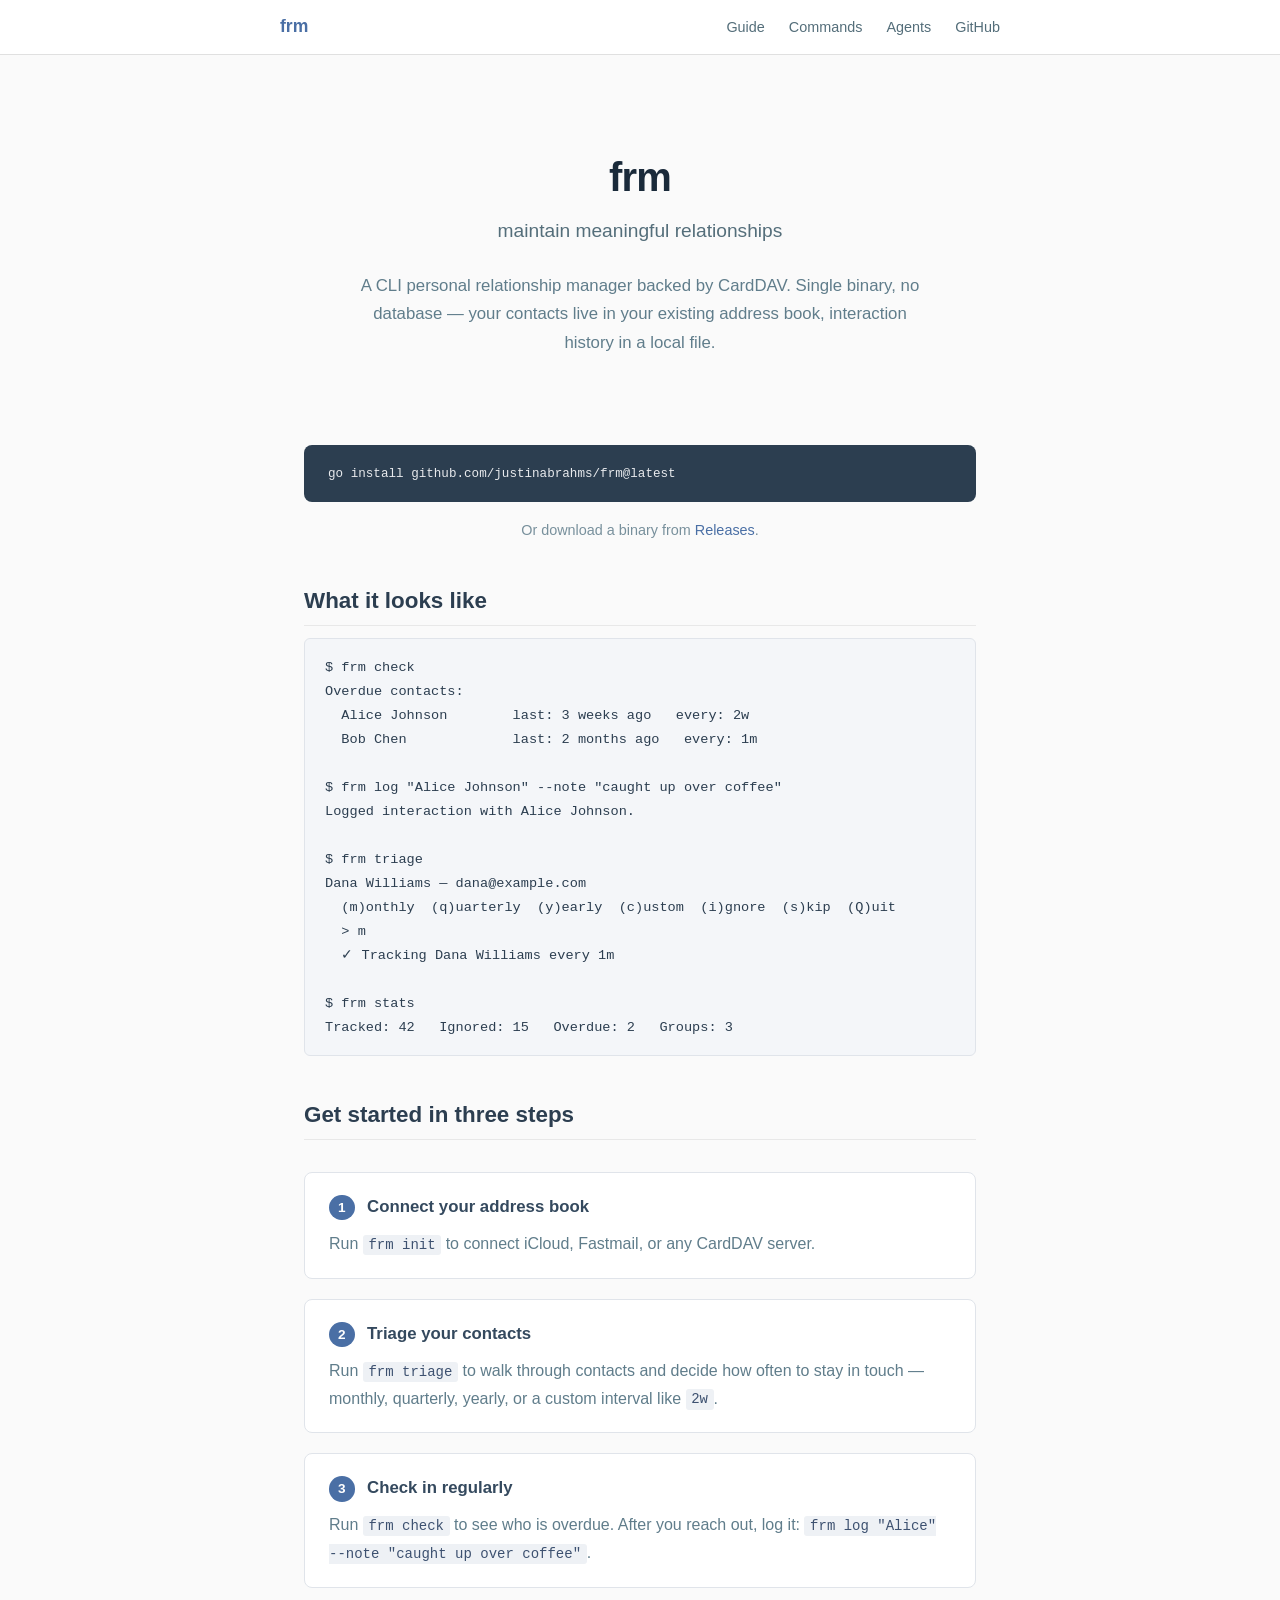
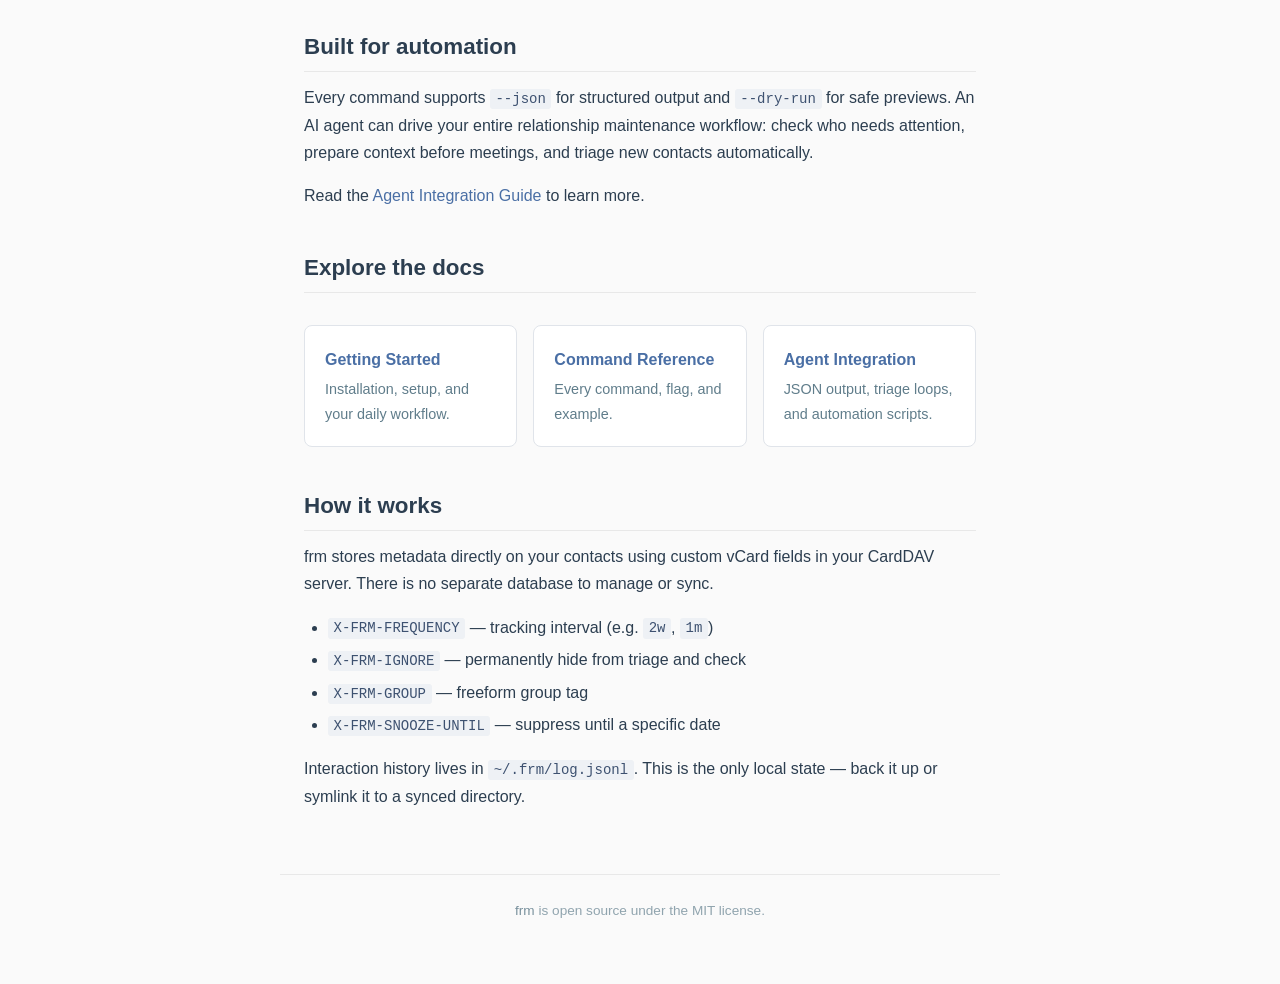
<file: docs/index.html>
<!DOCTYPE html>
<html lang="en">
<head>
  <meta charset="utf-8">
  <meta name="viewport" content="width=device-width, initial-scale=1">
  <title>frm -- maintain meaningful relationships</title>
  <meta name="description" content="CLI friend relationship manager backed by CardDAV. Single binary, no database.">
  <link rel="stylesheet" href="style.css">
</head>
<body>

<header class="site-header">
  <nav>
    <a href="./" class="site-name" aria-current="page">frm</a>
    <a href="guide.html">Guide</a>
    <a href="commands.html">Commands</a>
    <a href="agents.html">Agents</a>
    <a href="https://github.com/justinabrahms/frm">GitHub</a>
  </nav>
</header>

<main class="content">
  <div class="hero">
    <h1>frm</h1>
    <p class="tagline">maintain meaningful relationships</p>
    <p class="description">
      A CLI personal relationship manager backed by CardDAV. Single binary,
      no database &mdash; your contacts live in your existing address book,
      interaction history in a local file.
    </p>
  </div>

  <div class="install-block">
    <code>go install github.com/justinabrahms/frm@latest</code>
  </div>

  <p style="text-align:center; font-size:0.9rem; color:#78909c; margin-top:-0.5rem;">
    Or download a binary from
    <a href="https://github.com/justinabrahms/frm/releases">Releases</a>.
  </p>

  <h2>What it looks like</h2>

  <pre><code>$ frm check
Overdue contacts:
  Alice Johnson        last: 3 weeks ago   every: 2w
  Bob Chen             last: 2 months ago   every: 1m

$ frm log "Alice Johnson" --note "caught up over coffee"
Logged interaction with Alice Johnson.

$ frm triage
Dana Williams — dana@example.com
  (m)onthly  (q)uarterly  (y)early  (c)ustom  (i)gnore  (s)kip  (Q)uit
  > m
  ✓ Tracking Dana Williams every 1m

$ frm stats
Tracked: 42   Ignored: 15   Overdue: 2   Groups: 3</code></pre>

  <h2>Get started in three steps</h2>

  <div class="steps">
    <div class="step">
      <span class="step-number">1</span>
      <h3>Connect your address book</h3>
      <p>Run <code>frm init</code> to connect iCloud, Fastmail, or any CardDAV server.</p>
    </div>
    <div class="step">
      <span class="step-number">2</span>
      <h3>Triage your contacts</h3>
      <p>Run <code>frm triage</code> to walk through contacts and decide how often to stay in touch &mdash; monthly, quarterly, yearly, or a custom interval like <code>2w</code>.</p>
    </div>
    <div class="step">
      <span class="step-number">3</span>
      <h3>Check in regularly</h3>
      <p>Run <code>frm check</code> to see who is overdue. After you reach out, log it: <code>frm log "Alice" --note "caught up over coffee"</code>.</p>
    </div>
  </div>

  <h2>Built for automation</h2>

  <p>
    Every command supports <code>--json</code> for structured output and
    <code>--dry-run</code> for safe previews. An AI agent can drive your entire
    relationship maintenance workflow: check who needs attention, prepare context
    before meetings, and triage new contacts automatically.
  </p>
  <p>
    Read the <a href="agents.html">Agent Integration Guide</a> to learn more.
  </p>

  <h2>Explore the docs</h2>

  <div class="page-links">
    <a href="guide.html" class="page-link">
      <h3>Getting Started</h3>
      <p>Installation, setup, and your daily workflow.</p>
    </a>
    <a href="commands.html" class="page-link">
      <h3>Command Reference</h3>
      <p>Every command, flag, and example.</p>
    </a>
    <a href="agents.html" class="page-link">
      <h3>Agent Integration</h3>
      <p>JSON output, triage loops, and automation scripts.</p>
    </a>
  </div>

  <h2>How it works</h2>

  <p>
    frm stores metadata directly on your contacts using custom vCard fields in
    your CardDAV server. There is no separate database to manage or sync.
  </p>
  <ul>
    <li><code>X-FRM-FREQUENCY</code> &mdash; tracking interval (e.g. <code>2w</code>, <code>1m</code>)</li>
    <li><code>X-FRM-IGNORE</code> &mdash; permanently hide from triage and check</li>
    <li><code>X-FRM-GROUP</code> &mdash; freeform group tag</li>
    <li><code>X-FRM-SNOOZE-UNTIL</code> &mdash; suppress until a specific date</li>
  </ul>
  <p>
    Interaction history lives in <code>~/.frm/log.jsonl</code>. This is the only
    local state &mdash; back it up or symlink it to a synced directory.
  </p>
</main>

<footer class="site-footer">
  <a href="https://github.com/justinabrahms/frm">frm</a> is open source under the MIT license.
</footer>

</body>
</html>
</file>
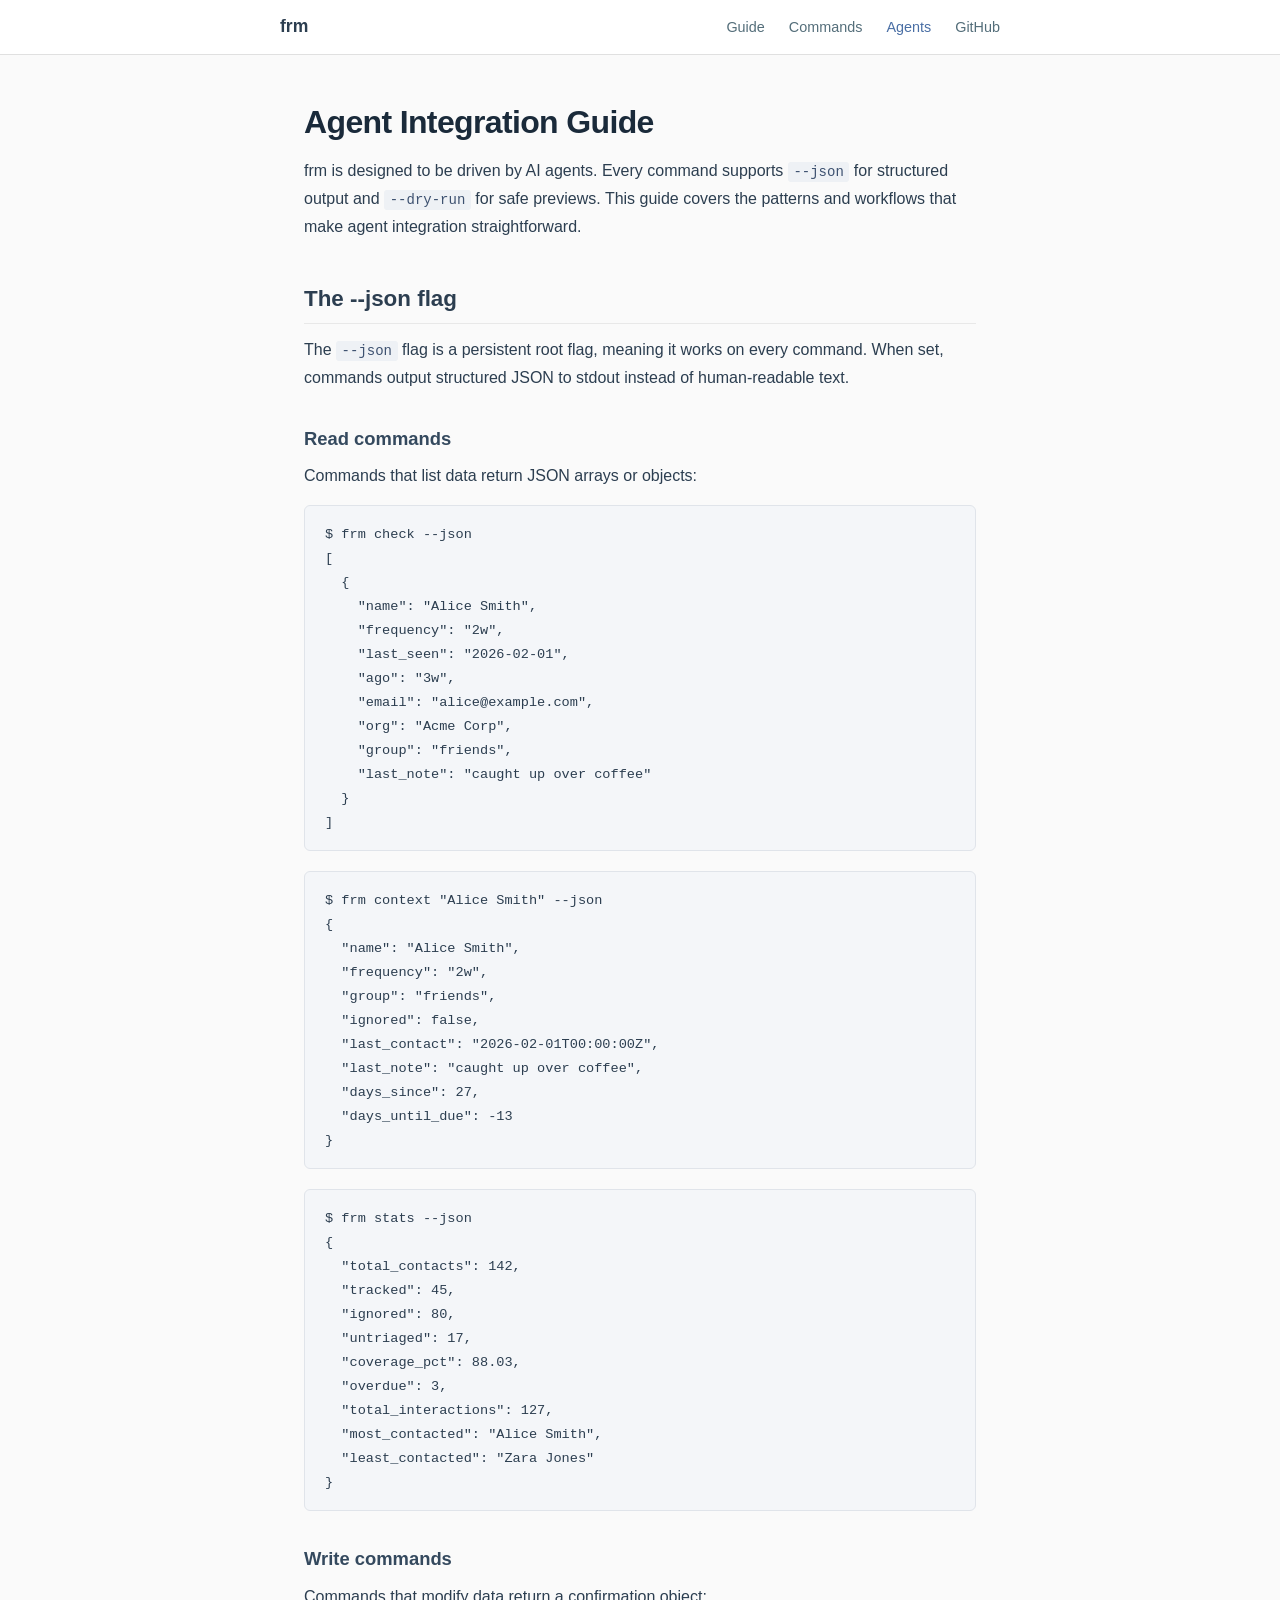
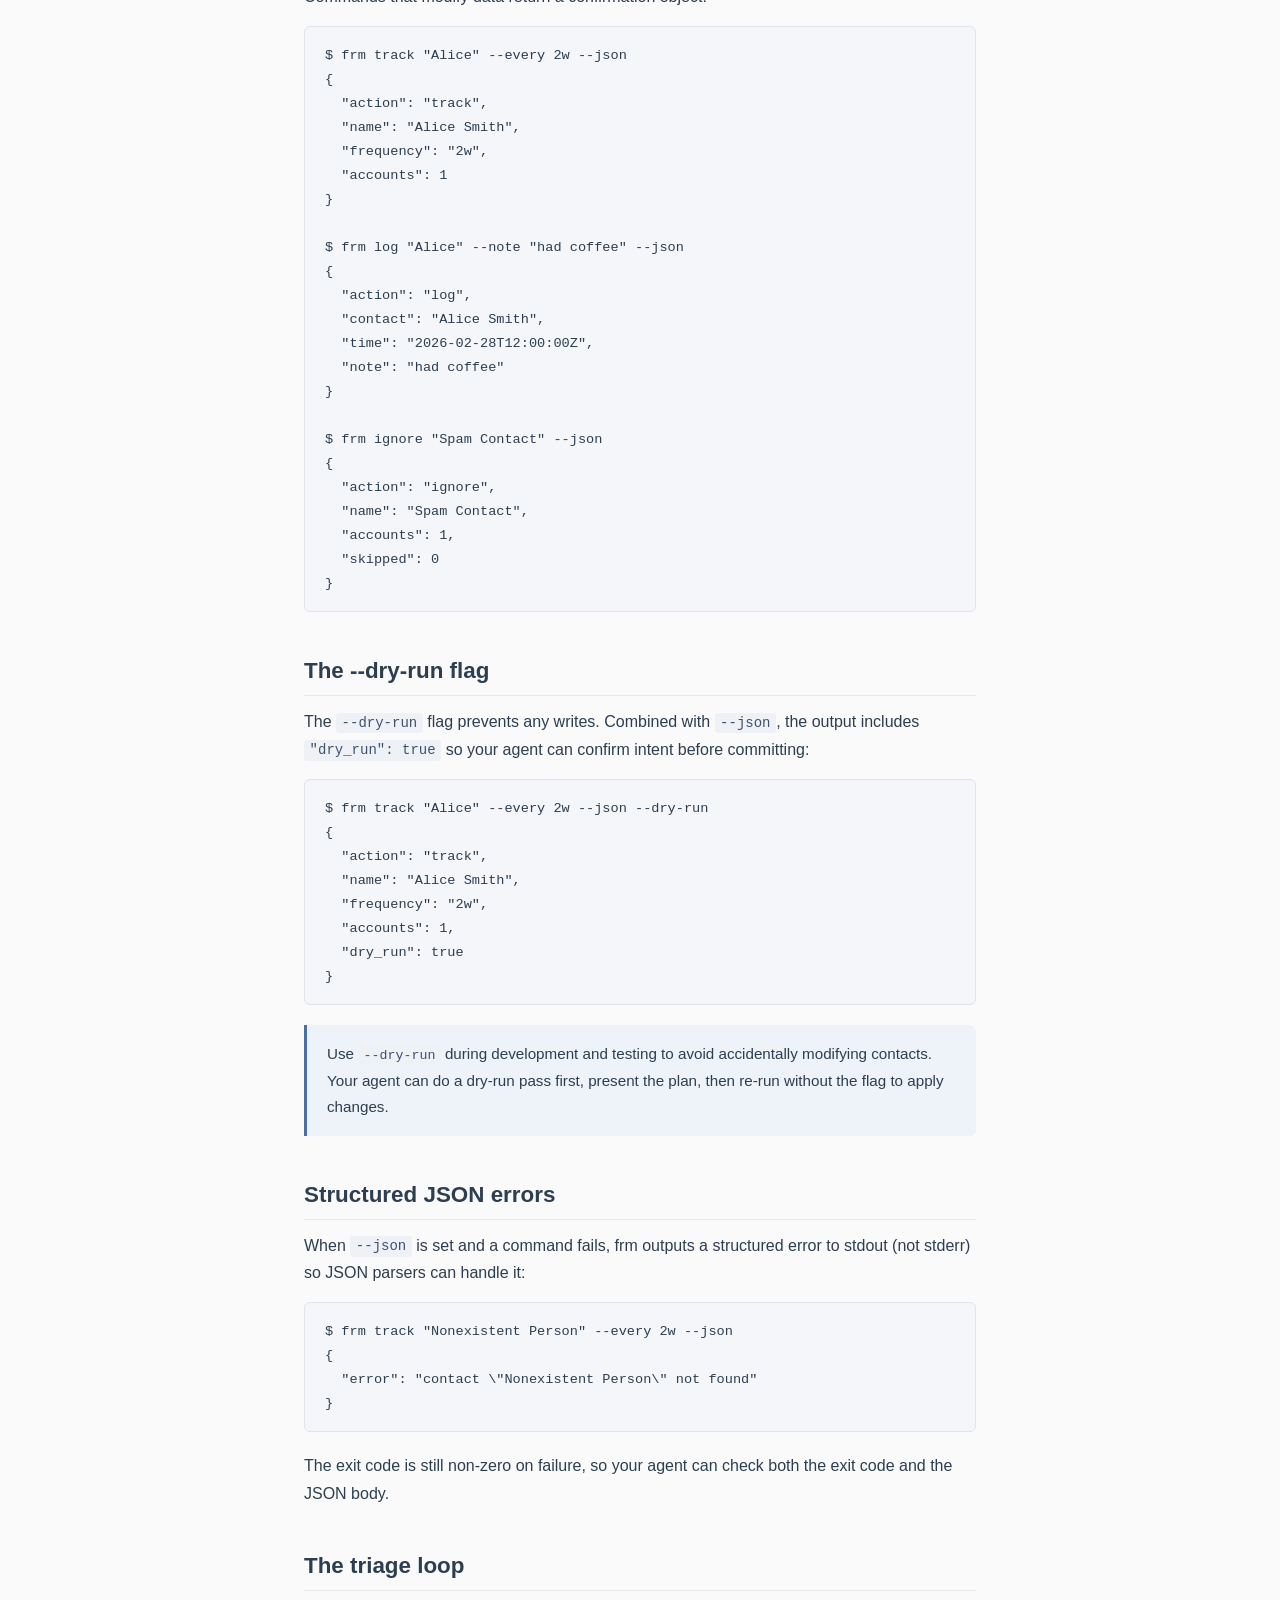
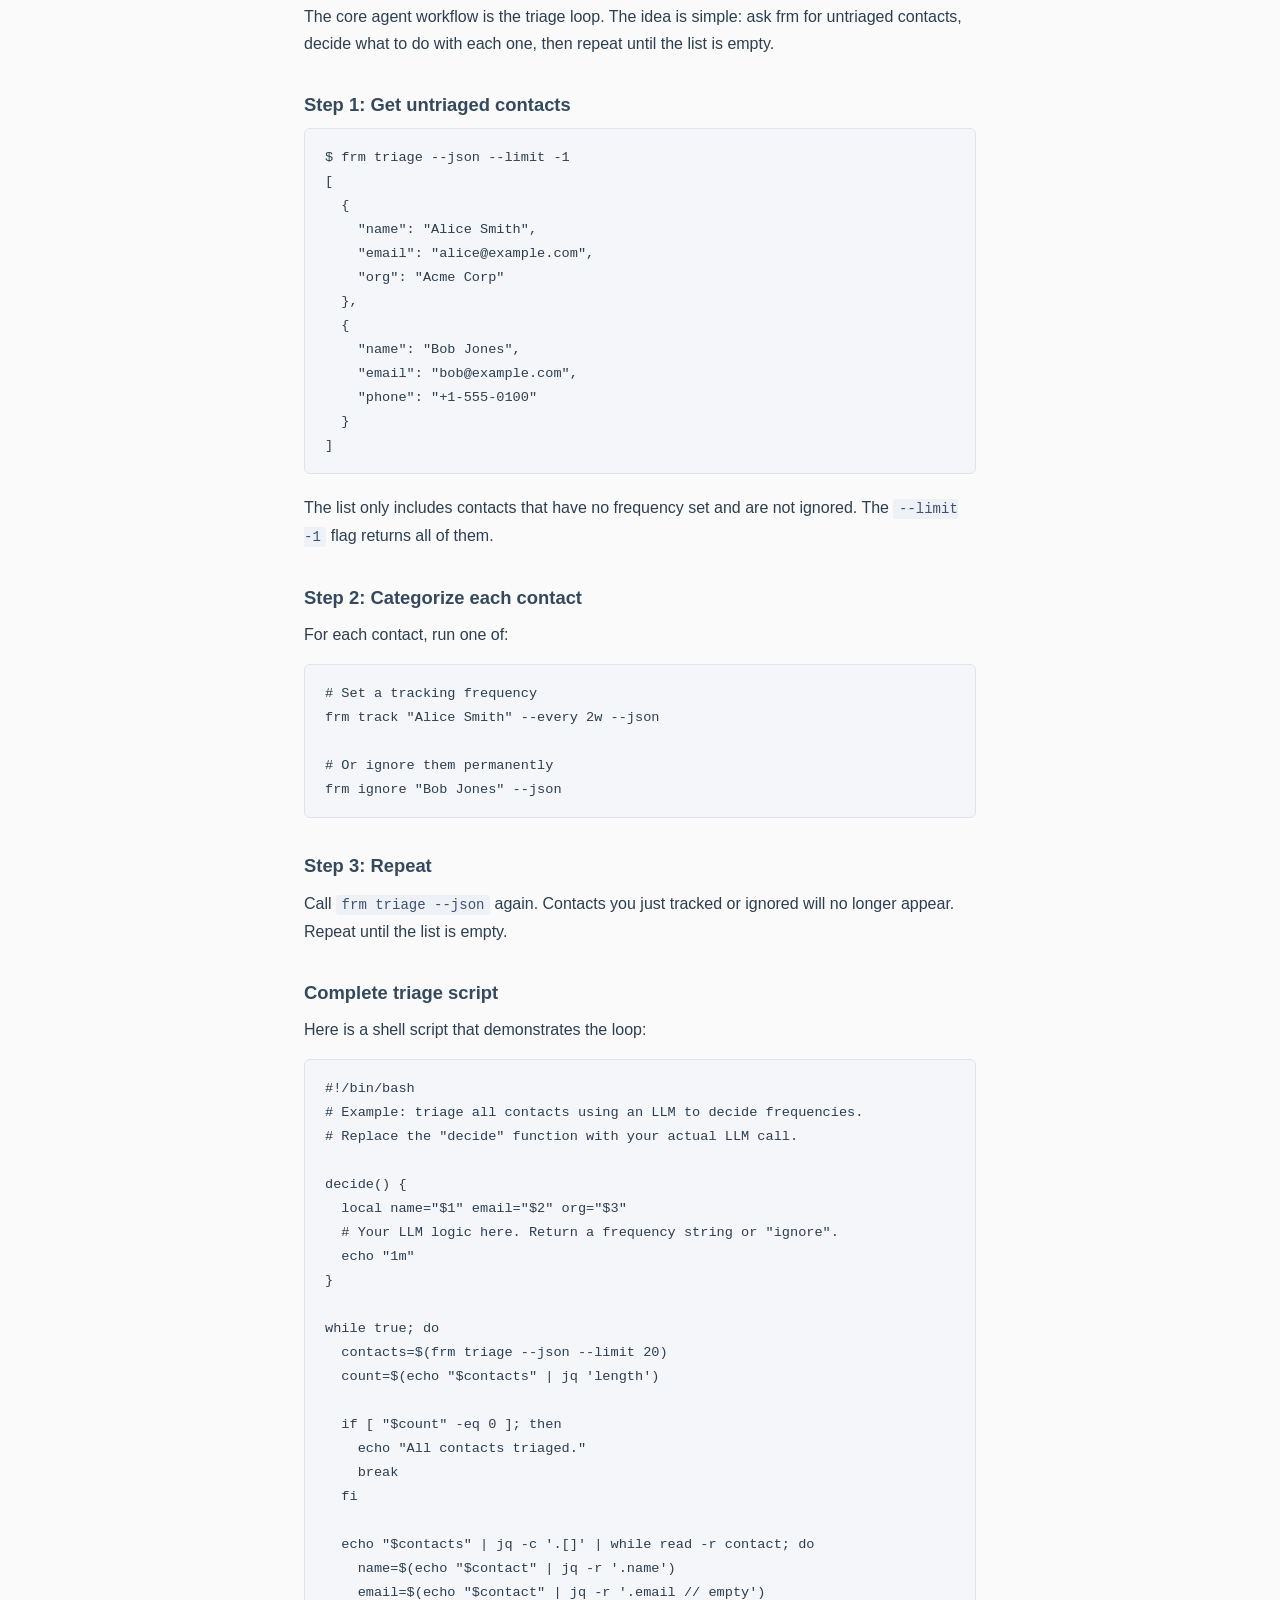
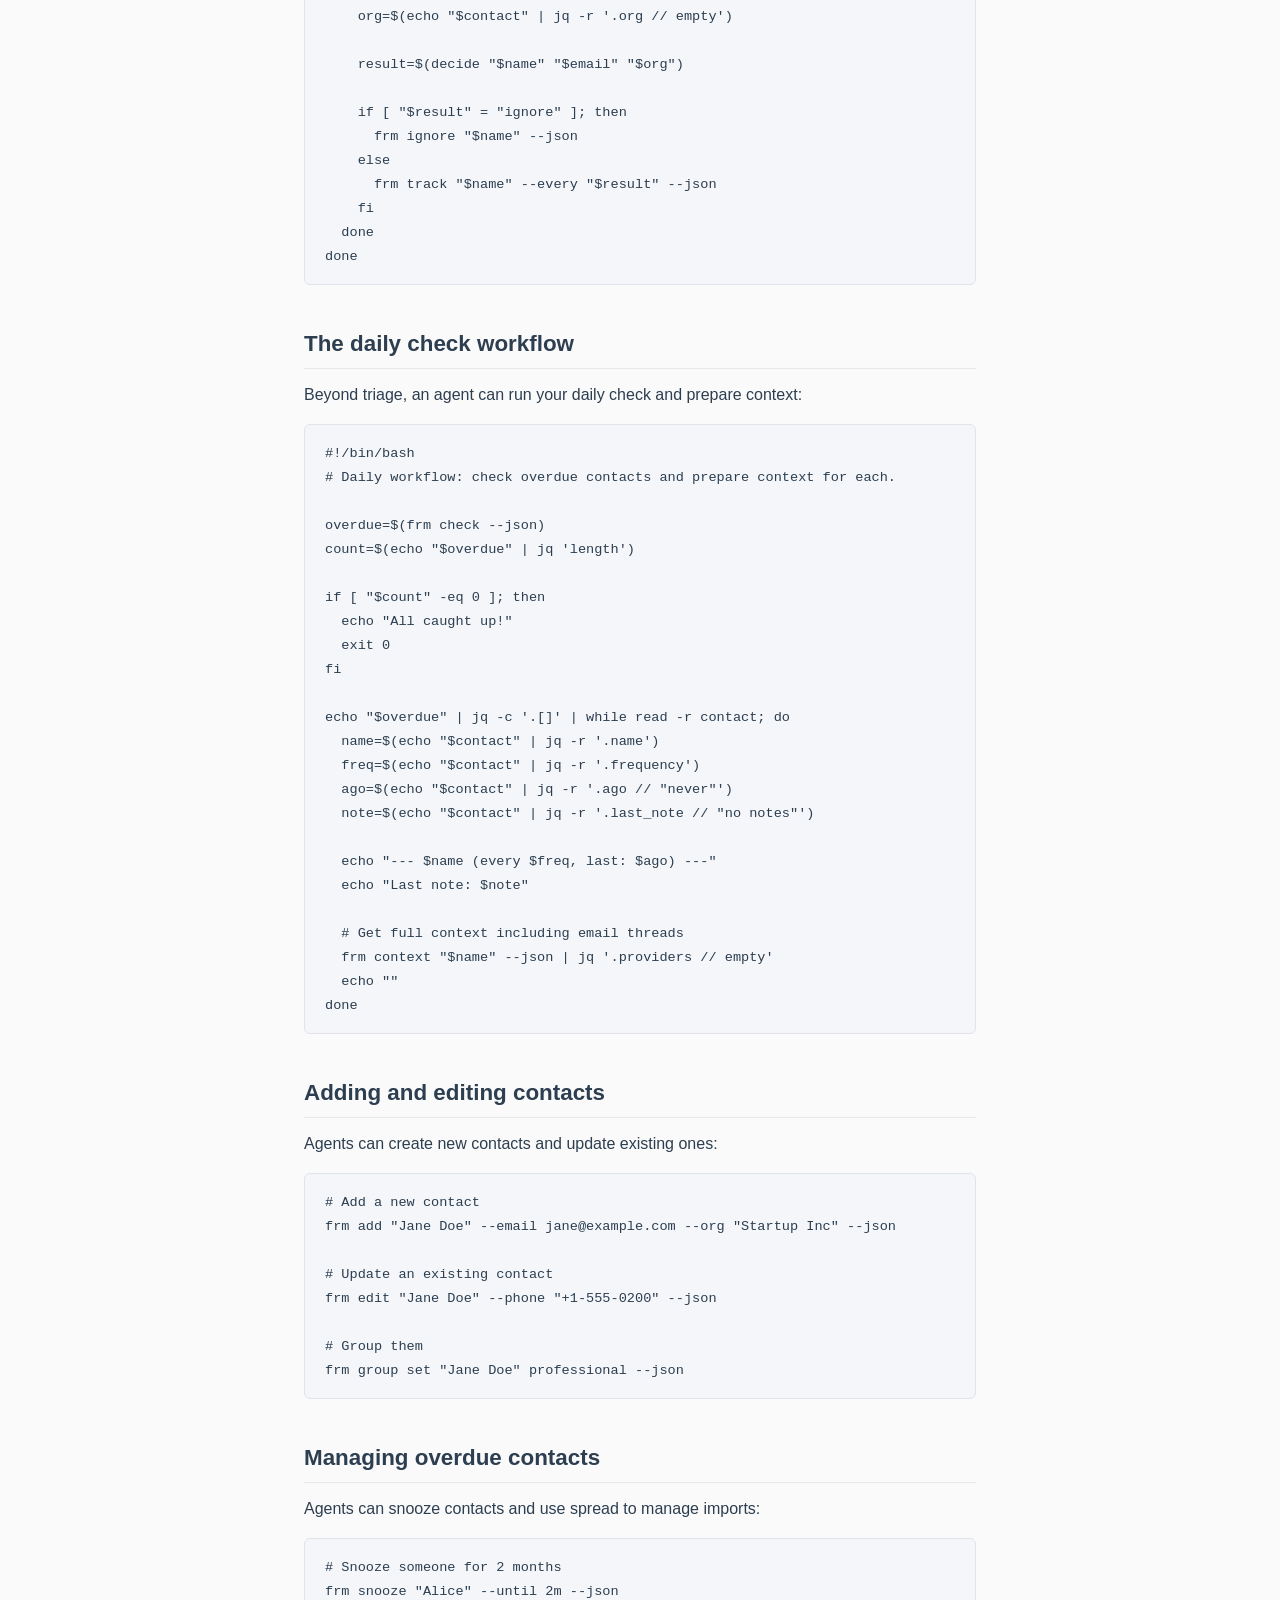
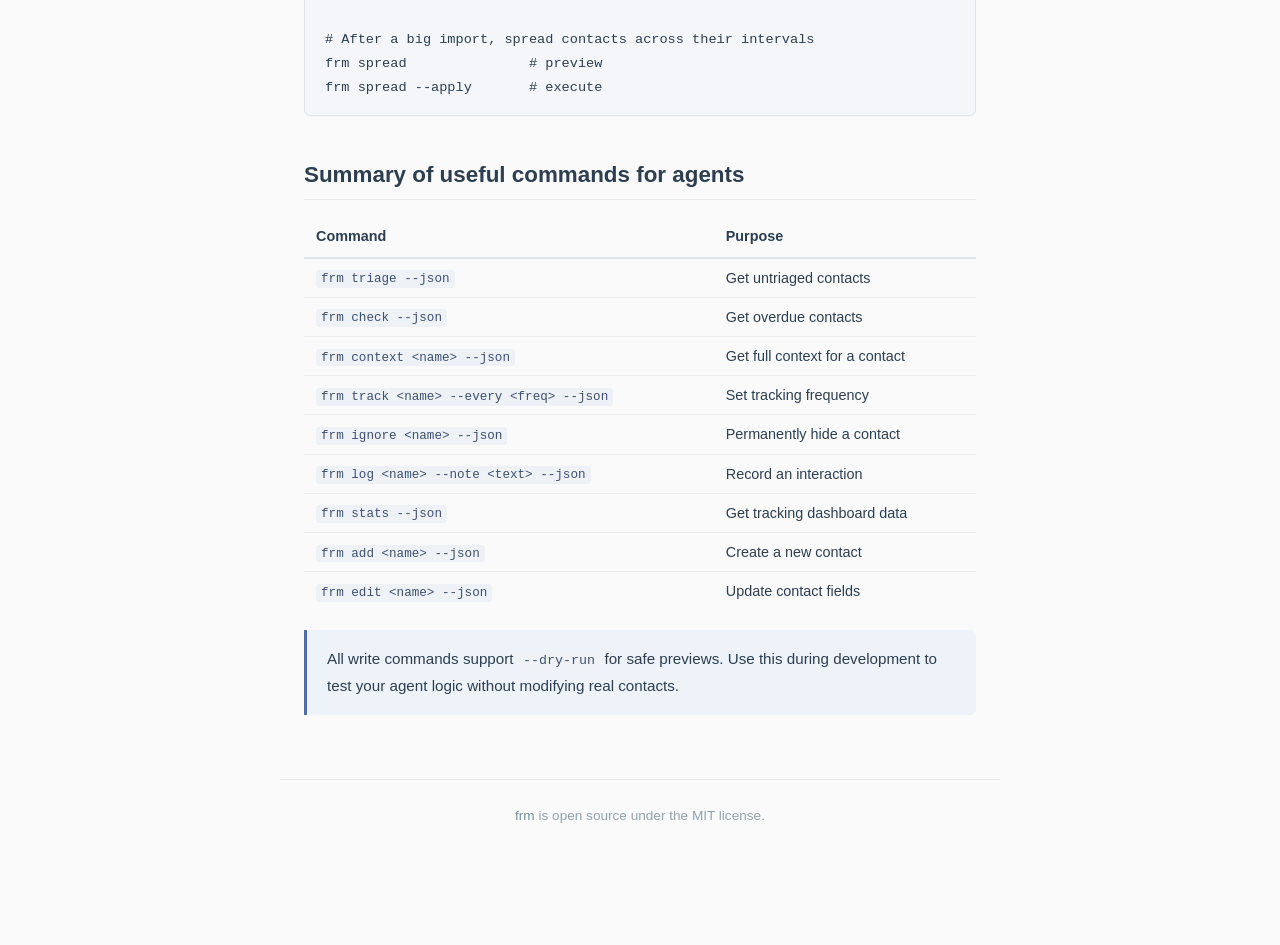
<file: docs/agents.html>
<!DOCTYPE html>
<html lang="en">
<head>
  <meta charset="utf-8">
  <meta name="viewport" content="width=device-width, initial-scale=1">
  <title>Agent Integration -- frm</title>
  <meta name="description" content="How to integrate frm with AI agents for automated relationship management.">
  <link rel="stylesheet" href="style.css">
</head>
<body>

<header class="site-header">
  <nav>
    <a href="./" class="site-name">frm</a>
    <a href="guide.html">Guide</a>
    <a href="commands.html">Commands</a>
    <a href="agents.html" aria-current="page">Agents</a>
    <a href="https://github.com/justinabrahms/frm">GitHub</a>
  </nav>
</header>

<main class="content">
  <h1>Agent Integration Guide</h1>
  <p>
    frm is designed to be driven by AI agents. Every command supports
    <code>--json</code> for structured output and <code>--dry-run</code> for
    safe previews. This guide covers the patterns and workflows that make
    agent integration straightforward.
  </p>

  <h2>The --json flag</h2>

  <p>
    The <code>--json</code> flag is a persistent root flag, meaning it works on
    every command. When set, commands output structured JSON to stdout instead of
    human-readable text.
  </p>

  <h3>Read commands</h3>
  <p>
    Commands that list data return JSON arrays or objects:
  </p>

  <pre><code>$ frm check --json
[
  {
    "name": "Alice Smith",
    "frequency": "2w",
    "last_seen": "2026-02-01",
    "ago": "3w",
    "email": "alice@example.com",
    "org": "Acme Corp",
    "group": "friends",
    "last_note": "caught up over coffee"
  }
]</code></pre>

  <pre><code>$ frm context "Alice Smith" --json
{
  "name": "Alice Smith",
  "frequency": "2w",
  "group": "friends",
  "ignored": false,
  "last_contact": "2026-02-01T00:00:00Z",
  "last_note": "caught up over coffee",
  "days_since": 27,
  "days_until_due": -13
}</code></pre>

  <pre><code>$ frm stats --json
{
  "total_contacts": 142,
  "tracked": 45,
  "ignored": 80,
  "untriaged": 17,
  "coverage_pct": 88.03,
  "overdue": 3,
  "total_interactions": 127,
  "most_contacted": "Alice Smith",
  "least_contacted": "Zara Jones"
}</code></pre>

  <h3>Write commands</h3>
  <p>
    Commands that modify data return a confirmation object:
  </p>

  <pre><code>$ frm track "Alice" --every 2w --json
{
  "action": "track",
  "name": "Alice Smith",
  "frequency": "2w",
  "accounts": 1
}

$ frm log "Alice" --note "had coffee" --json
{
  "action": "log",
  "contact": "Alice Smith",
  "time": "2026-02-28T12:00:00Z",
  "note": "had coffee"
}

$ frm ignore "Spam Contact" --json
{
  "action": "ignore",
  "name": "Spam Contact",
  "accounts": 1,
  "skipped": 0
}</code></pre>

  <h2>The --dry-run flag</h2>

  <p>
    The <code>--dry-run</code> flag prevents any writes. Combined with
    <code>--json</code>, the output includes <code>"dry_run": true</code>
    so your agent can confirm intent before committing:
  </p>

  <pre><code>$ frm track "Alice" --every 2w --json --dry-run
{
  "action": "track",
  "name": "Alice Smith",
  "frequency": "2w",
  "accounts": 1,
  "dry_run": true
}</code></pre>

  <div class="callout">
    <p>
      Use <code>--dry-run</code> during development and testing to avoid
      accidentally modifying contacts. Your agent can do a dry-run pass first,
      present the plan, then re-run without the flag to apply changes.
    </p>
  </div>

  <h2>Structured JSON errors</h2>

  <p>
    When <code>--json</code> is set and a command fails, frm outputs a
    structured error to stdout (not stderr) so JSON parsers can handle it:
  </p>

  <pre><code>$ frm track "Nonexistent Person" --every 2w --json
{
  "error": "contact \"Nonexistent Person\" not found"
}</code></pre>

  <p>
    The exit code is still non-zero on failure, so your agent can check both
    the exit code and the JSON body.
  </p>

  <h2>The triage loop</h2>

  <p>
    The core agent workflow is the triage loop. The idea is simple: ask frm for
    untriaged contacts, decide what to do with each one, then repeat until the
    list is empty.
  </p>

  <h3>Step 1: Get untriaged contacts</h3>

  <pre><code>$ frm triage --json --limit -1
[
  {
    "name": "Alice Smith",
    "email": "alice@example.com",
    "org": "Acme Corp"
  },
  {
    "name": "Bob Jones",
    "email": "bob@example.com",
    "phone": "+1-555-0100"
  }
]</code></pre>

  <p>
    The list only includes contacts that have no frequency set and are not
    ignored. The <code>--limit -1</code> flag returns all of them.
  </p>

  <h3>Step 2: Categorize each contact</h3>

  <p>For each contact, run one of:</p>

  <pre><code># Set a tracking frequency
frm track "Alice Smith" --every 2w --json

# Or ignore them permanently
frm ignore "Bob Jones" --json</code></pre>

  <h3>Step 3: Repeat</h3>

  <p>
    Call <code>frm triage --json</code> again. Contacts you just tracked or
    ignored will no longer appear. Repeat until the list is empty.
  </p>

  <h3>Complete triage script</h3>

  <p>Here is a shell script that demonstrates the loop:</p>

  <pre><code>#!/bin/bash
# Example: triage all contacts using an LLM to decide frequencies.
# Replace the "decide" function with your actual LLM call.

decide() {
  local name="$1" email="$2" org="$3"
  # Your LLM logic here. Return a frequency string or "ignore".
  echo "1m"
}

while true; do
  contacts=$(frm triage --json --limit 20)
  count=$(echo "$contacts" | jq 'length')

  if [ "$count" -eq 0 ]; then
    echo "All contacts triaged."
    break
  fi

  echo "$contacts" | jq -c '.[]' | while read -r contact; do
    name=$(echo "$contact" | jq -r '.name')
    email=$(echo "$contact" | jq -r '.email // empty')
    org=$(echo "$contact" | jq -r '.org // empty')

    result=$(decide "$name" "$email" "$org")

    if [ "$result" = "ignore" ]; then
      frm ignore "$name" --json
    else
      frm track "$name" --every "$result" --json
    fi
  done
done</code></pre>

  <h2>The daily check workflow</h2>

  <p>
    Beyond triage, an agent can run your daily check and prepare context:
  </p>

  <pre><code>#!/bin/bash
# Daily workflow: check overdue contacts and prepare context for each.

overdue=$(frm check --json)
count=$(echo "$overdue" | jq 'length')

if [ "$count" -eq 0 ]; then
  echo "All caught up!"
  exit 0
fi

echo "$overdue" | jq -c '.[]' | while read -r contact; do
  name=$(echo "$contact" | jq -r '.name')
  freq=$(echo "$contact" | jq -r '.frequency')
  ago=$(echo "$contact" | jq -r '.ago // "never"')
  note=$(echo "$contact" | jq -r '.last_note // "no notes"')

  echo "--- $name (every $freq, last: $ago) ---"
  echo "Last note: $note"

  # Get full context including email threads
  frm context "$name" --json | jq '.providers // empty'
  echo ""
done</code></pre>

  <h2>Adding and editing contacts</h2>

  <p>
    Agents can create new contacts and update existing ones:
  </p>

  <pre><code># Add a new contact
frm add "Jane Doe" --email jane@example.com --org "Startup Inc" --json

# Update an existing contact
frm edit "Jane Doe" --phone "+1-555-0200" --json

# Group them
frm group set "Jane Doe" professional --json</code></pre>

  <h2>Managing overdue contacts</h2>

  <p>
    Agents can snooze contacts and use spread to manage imports:
  </p>

  <pre><code># Snooze someone for 2 months
frm snooze "Alice" --until 2m --json

# After a big import, spread contacts across their intervals
frm spread               # preview
frm spread --apply       # execute</code></pre>

  <h2>Summary of useful commands for agents</h2>

  <table style="width:100%; font-size:0.9rem; border-collapse:collapse; margin:1rem 0;">
    <thead>
      <tr style="border-bottom:2px solid #e0e4ea; text-align:left;">
        <th style="padding:0.5rem 0.75rem;">Command</th>
        <th style="padding:0.5rem 0.75rem;">Purpose</th>
      </tr>
    </thead>
    <tbody>
      <tr style="border-bottom:1px solid #eee;">
        <td style="padding:0.4rem 0.75rem;"><code>frm triage --json</code></td>
        <td style="padding:0.4rem 0.75rem;">Get untriaged contacts</td>
      </tr>
      <tr style="border-bottom:1px solid #eee;">
        <td style="padding:0.4rem 0.75rem;"><code>frm check --json</code></td>
        <td style="padding:0.4rem 0.75rem;">Get overdue contacts</td>
      </tr>
      <tr style="border-bottom:1px solid #eee;">
        <td style="padding:0.4rem 0.75rem;"><code>frm context &lt;name&gt; --json</code></td>
        <td style="padding:0.4rem 0.75rem;">Get full context for a contact</td>
      </tr>
      <tr style="border-bottom:1px solid #eee;">
        <td style="padding:0.4rem 0.75rem;"><code>frm track &lt;name&gt; --every &lt;freq&gt; --json</code></td>
        <td style="padding:0.4rem 0.75rem;">Set tracking frequency</td>
      </tr>
      <tr style="border-bottom:1px solid #eee;">
        <td style="padding:0.4rem 0.75rem;"><code>frm ignore &lt;name&gt; --json</code></td>
        <td style="padding:0.4rem 0.75rem;">Permanently hide a contact</td>
      </tr>
      <tr style="border-bottom:1px solid #eee;">
        <td style="padding:0.4rem 0.75rem;"><code>frm log &lt;name&gt; --note &lt;text&gt; --json</code></td>
        <td style="padding:0.4rem 0.75rem;">Record an interaction</td>
      </tr>
      <tr style="border-bottom:1px solid #eee;">
        <td style="padding:0.4rem 0.75rem;"><code>frm stats --json</code></td>
        <td style="padding:0.4rem 0.75rem;">Get tracking dashboard data</td>
      </tr>
      <tr style="border-bottom:1px solid #eee;">
        <td style="padding:0.4rem 0.75rem;"><code>frm add &lt;name&gt; --json</code></td>
        <td style="padding:0.4rem 0.75rem;">Create a new contact</td>
      </tr>
      <tr>
        <td style="padding:0.4rem 0.75rem;"><code>frm edit &lt;name&gt; --json</code></td>
        <td style="padding:0.4rem 0.75rem;">Update contact fields</td>
      </tr>
    </tbody>
  </table>

  <div class="callout">
    <p>
      All write commands support <code>--dry-run</code> for safe previews.
      Use this during development to test your agent logic without modifying
      real contacts.
    </p>
  </div>
</main>

<footer class="site-footer">
  <a href="https://github.com/justinabrahms/frm">frm</a> is open source under the MIT license.
</footer>

</body>
</html>
</file>
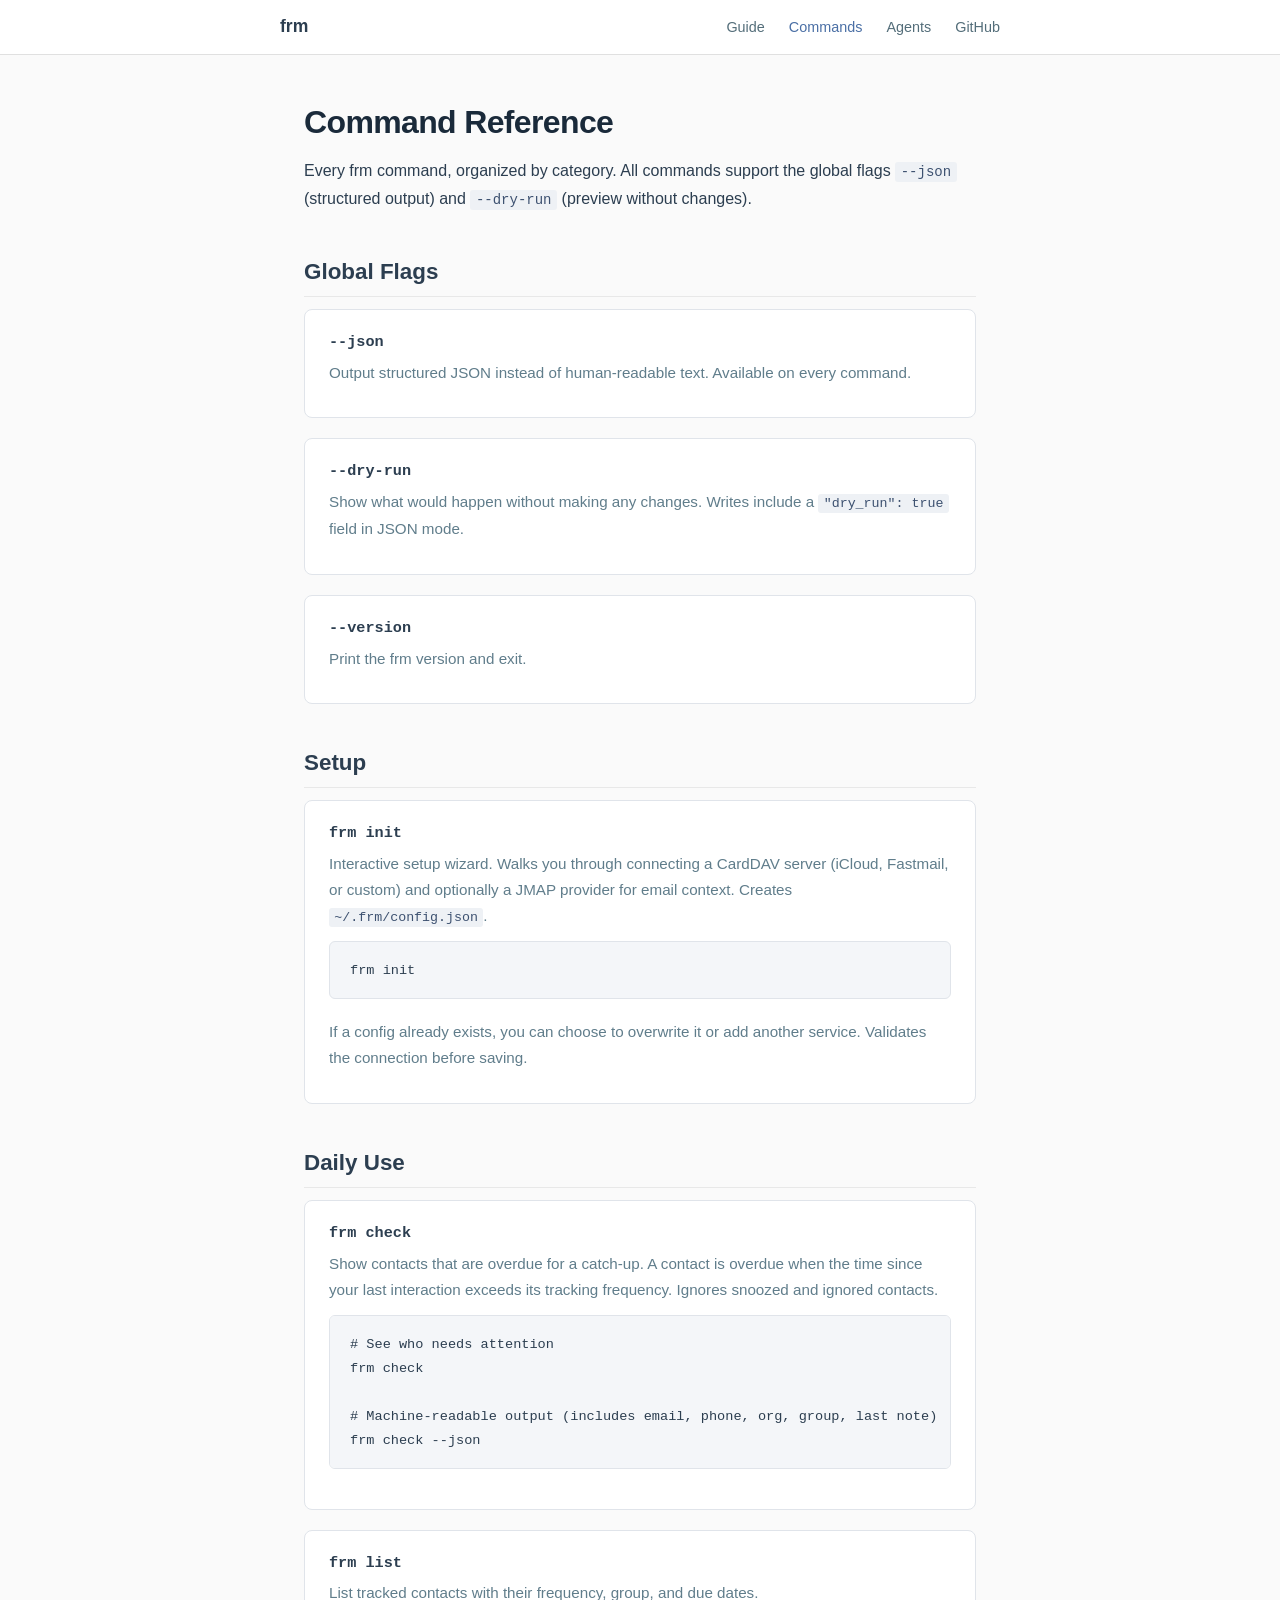
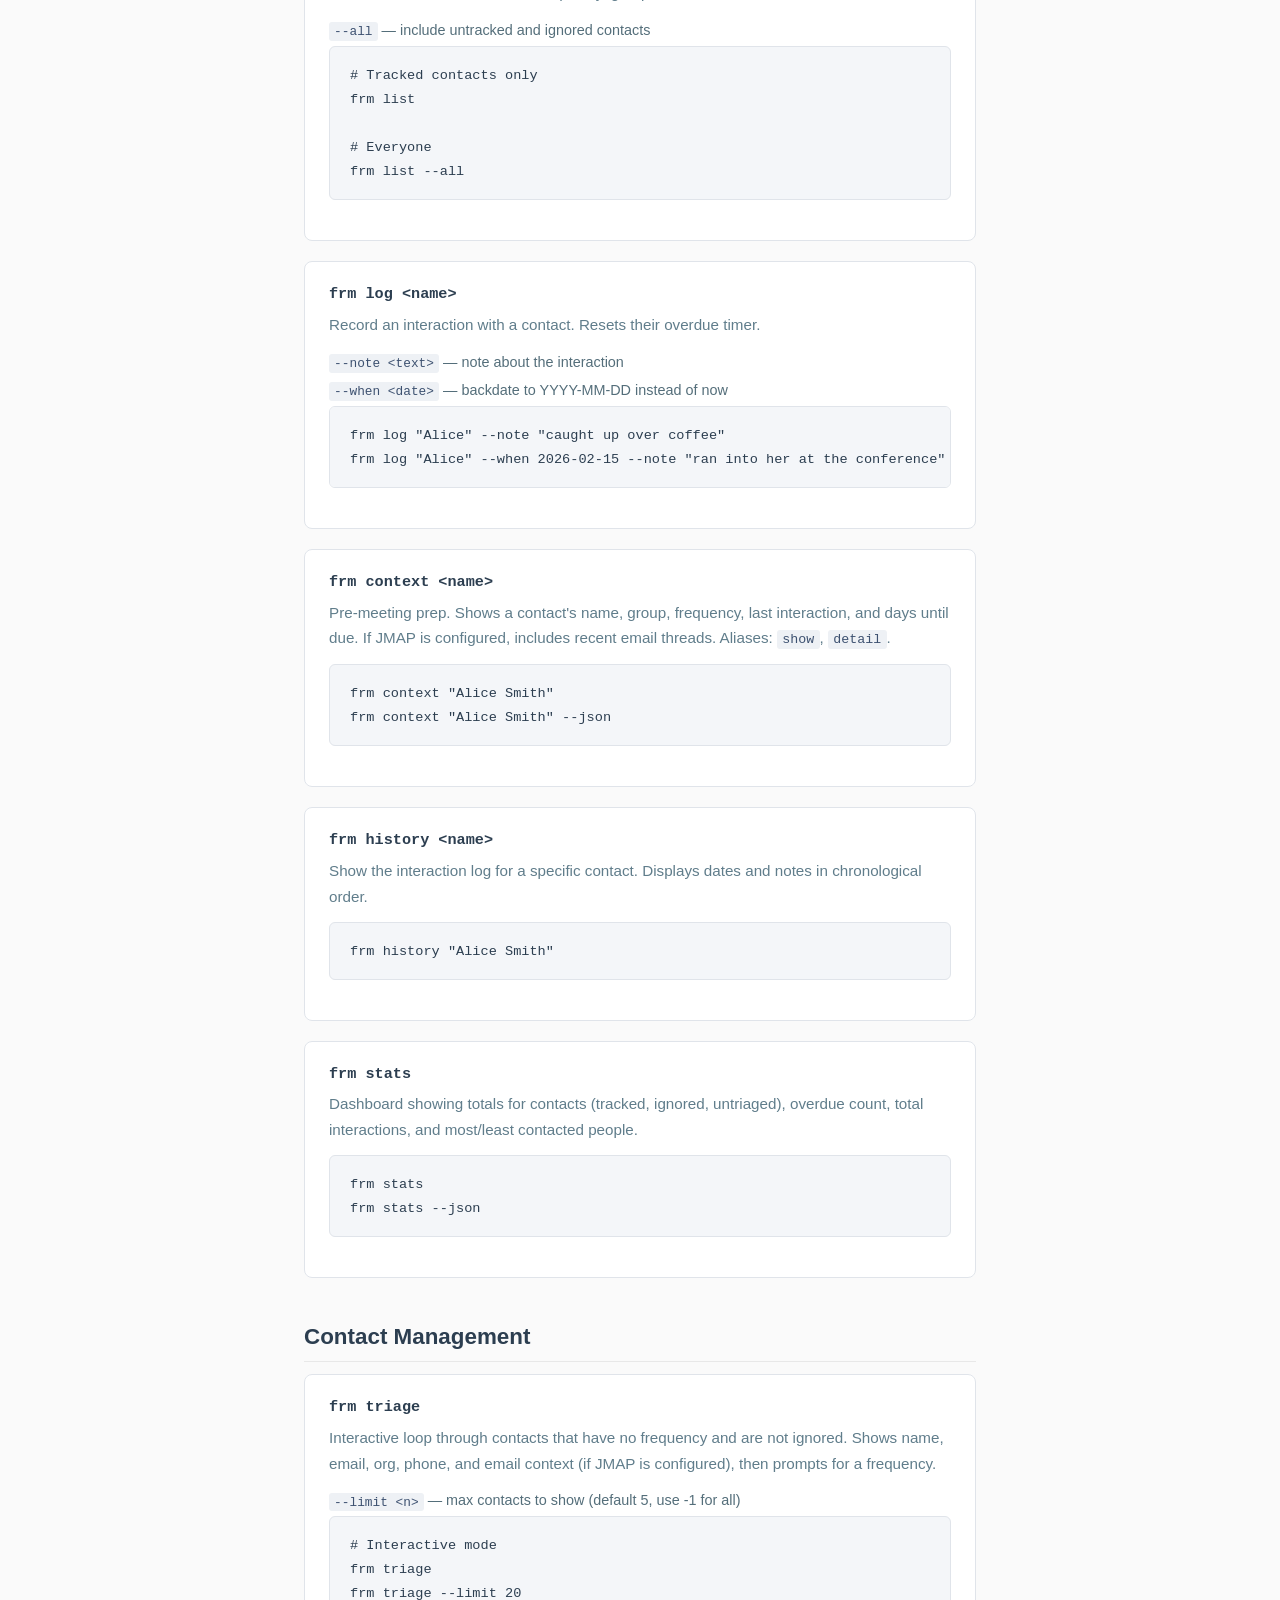
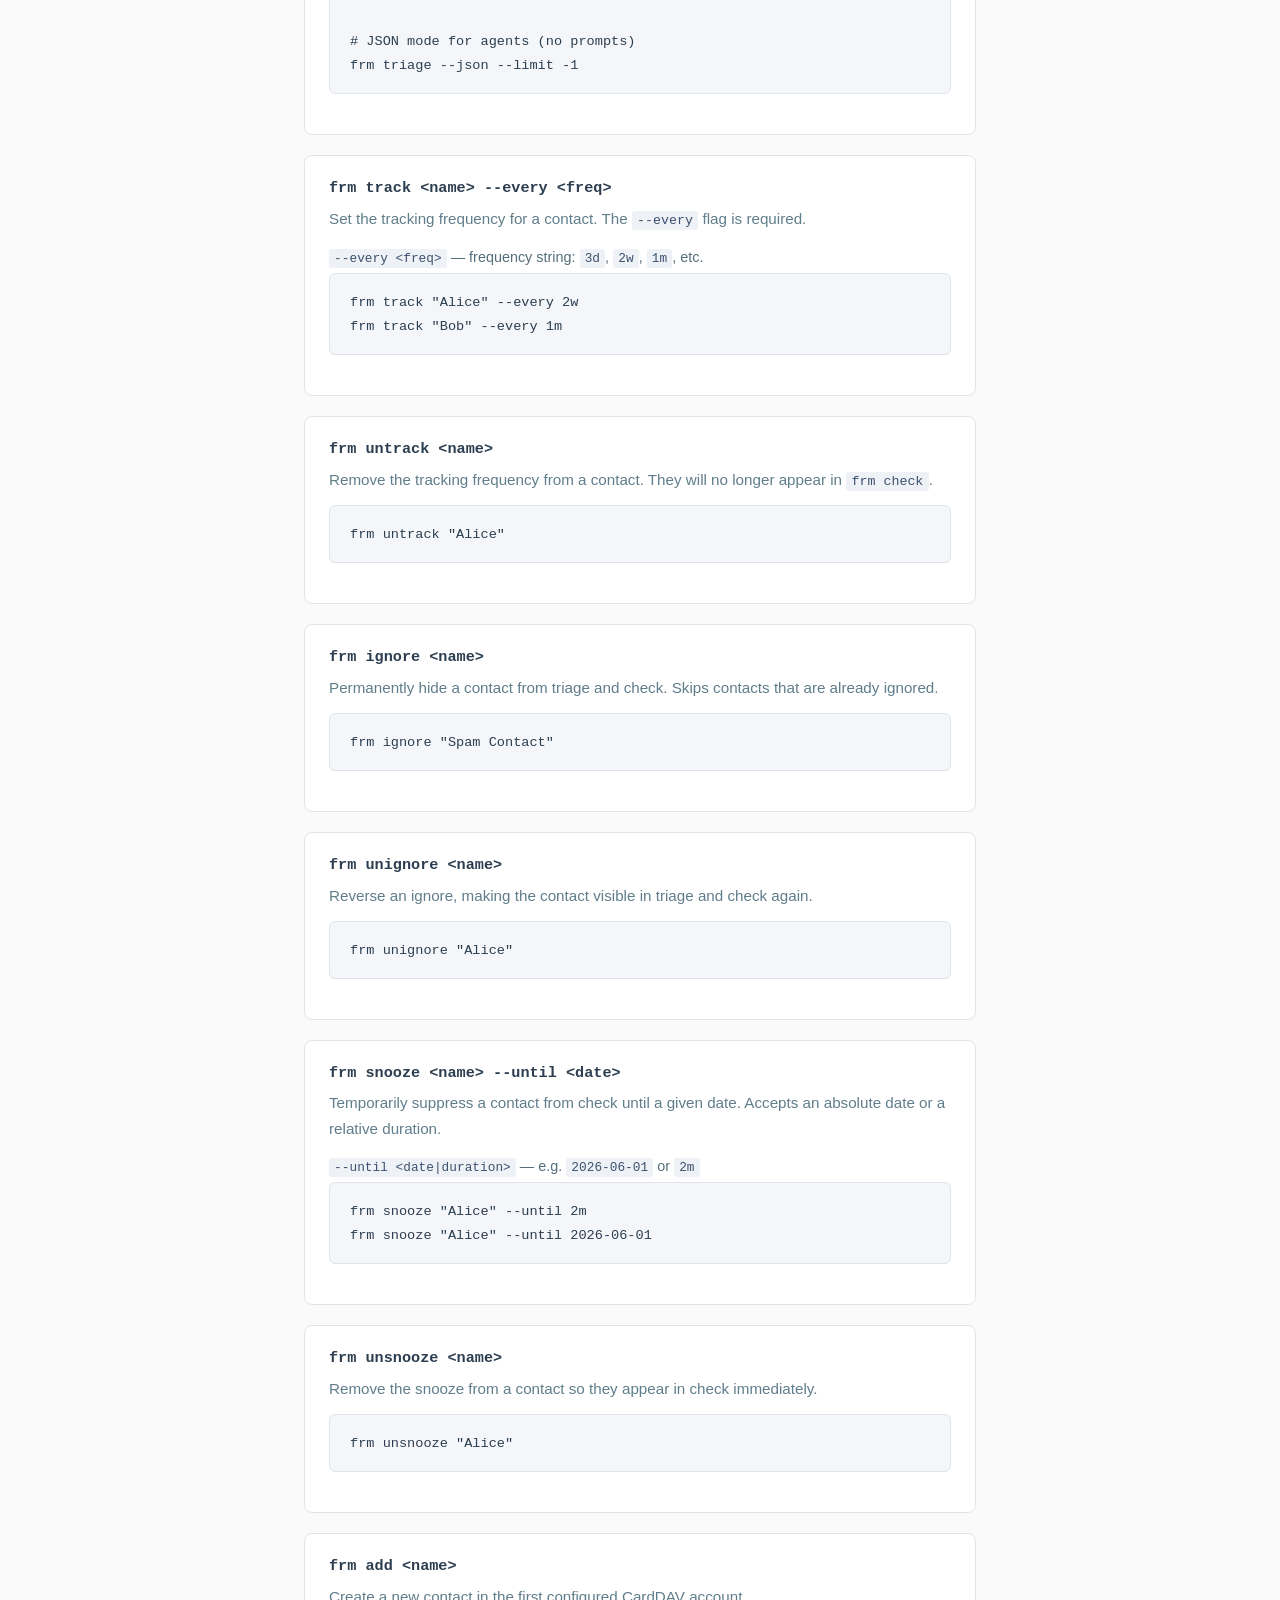
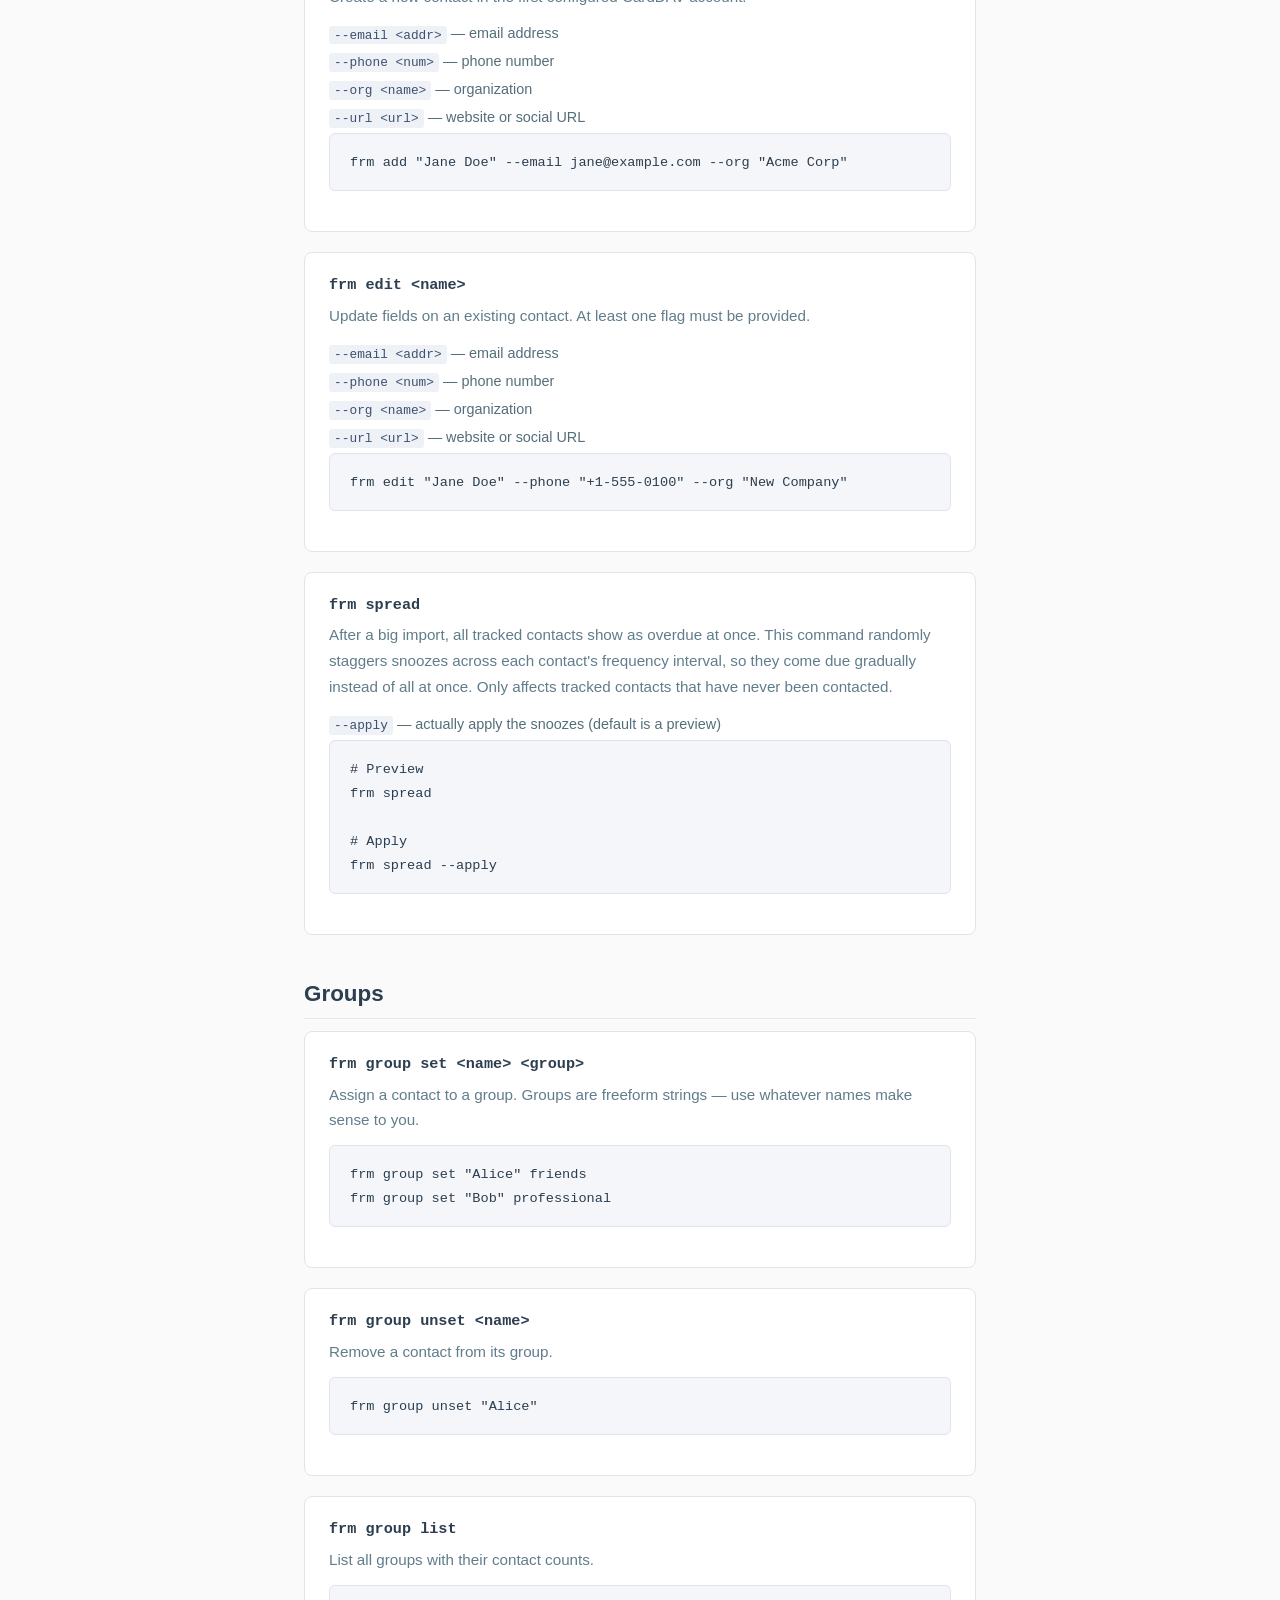
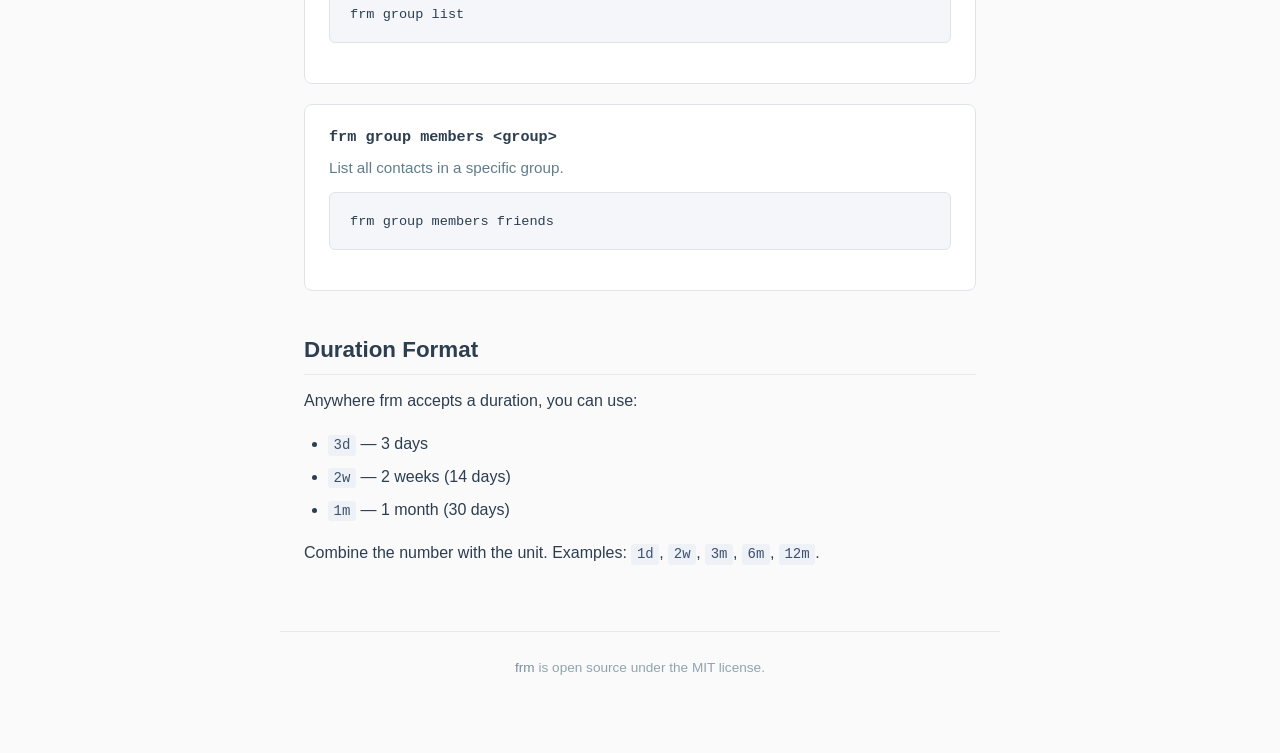
<file: docs/commands.html>
<!DOCTYPE html>
<html lang="en">
<head>
  <meta charset="utf-8">
  <meta name="viewport" content="width=device-width, initial-scale=1">
  <title>Command Reference -- frm</title>
  <meta name="description" content="Complete reference for every frm command, flag, and option.">
  <link rel="stylesheet" href="style.css">
</head>
<body>

<header class="site-header">
  <nav>
    <a href="./" class="site-name">frm</a>
    <a href="guide.html">Guide</a>
    <a href="commands.html" aria-current="page">Commands</a>
    <a href="agents.html">Agents</a>
    <a href="https://github.com/justinabrahms/frm">GitHub</a>
  </nav>
</header>

<main class="content">
  <h1>Command Reference</h1>
  <p>
    Every frm command, organized by category. All commands support the global
    flags <code>--json</code> (structured output) and <code>--dry-run</code>
    (preview without changes).
  </p>

  <h2>Global Flags</h2>

  <div class="command-block">
    <h4>--json</h4>
    <p class="cmd-desc">Output structured JSON instead of human-readable text. Available on every command.</p>
  </div>

  <div class="command-block">
    <h4>--dry-run</h4>
    <p class="cmd-desc">Show what would happen without making any changes. Writes include a <code>"dry_run": true</code> field in JSON mode.</p>
  </div>

  <div class="command-block">
    <h4>--version</h4>
    <p class="cmd-desc">Print the frm version and exit.</p>
  </div>

  <!-- ============================================================ -->
  <h2>Setup</h2>

  <div class="command-block">
    <h4>frm init</h4>
    <p class="cmd-desc">
      Interactive setup wizard. Walks you through connecting a CardDAV server
      (iCloud, Fastmail, or custom) and optionally a JMAP provider for email
      context. Creates <code>~/.frm/config.json</code>.
    </p>
    <pre><code>frm init</code></pre>
    <p class="cmd-desc">
      If a config already exists, you can choose to overwrite it or add another
      service. Validates the connection before saving.
    </p>
  </div>

  <!-- ============================================================ -->
  <h2>Daily Use</h2>

  <div class="command-block">
    <h4>frm check</h4>
    <p class="cmd-desc">
      Show contacts that are overdue for a catch-up. A contact is overdue when
      the time since your last interaction exceeds its tracking frequency.
      Ignores snoozed and ignored contacts.
    </p>
    <pre><code># See who needs attention
frm check

# Machine-readable output (includes email, phone, org, group, last note)
frm check --json</code></pre>
  </div>

  <div class="command-block">
    <h4>frm list</h4>
    <p class="cmd-desc">
      List tracked contacts with their frequency, group, and due dates.
    </p>
    <ul class="flags">
      <li><code>--all</code> &mdash; include untracked and ignored contacts</li>
    </ul>
    <pre><code># Tracked contacts only
frm list

# Everyone
frm list --all</code></pre>
  </div>

  <div class="command-block">
    <h4>frm log &lt;name&gt;</h4>
    <p class="cmd-desc">
      Record an interaction with a contact. Resets their overdue timer.
    </p>
    <ul class="flags">
      <li><code>--note &lt;text&gt;</code> &mdash; note about the interaction</li>
      <li><code>--when &lt;date&gt;</code> &mdash; backdate to YYYY-MM-DD instead of now</li>
    </ul>
    <pre><code>frm log "Alice" --note "caught up over coffee"
frm log "Alice" --when 2026-02-15 --note "ran into her at the conference"</code></pre>
  </div>

  <div class="command-block">
    <h4>frm context &lt;name&gt;</h4>
    <p class="cmd-desc">
      Pre-meeting prep. Shows a contact's name, group, frequency, last
      interaction, and days until due. If JMAP is configured, includes
      recent email threads. Aliases: <code>show</code>, <code>detail</code>.
    </p>
    <pre><code>frm context "Alice Smith"
frm context "Alice Smith" --json</code></pre>
  </div>

  <div class="command-block">
    <h4>frm history &lt;name&gt;</h4>
    <p class="cmd-desc">
      Show the interaction log for a specific contact. Displays dates and notes
      in chronological order.
    </p>
    <pre><code>frm history "Alice Smith"</code></pre>
  </div>

  <div class="command-block">
    <h4>frm stats</h4>
    <p class="cmd-desc">
      Dashboard showing totals for contacts (tracked, ignored, untriaged),
      overdue count, total interactions, and most/least contacted people.
    </p>
    <pre><code>frm stats
frm stats --json</code></pre>
  </div>

  <!-- ============================================================ -->
  <h2>Contact Management</h2>

  <div class="command-block">
    <h4>frm triage</h4>
    <p class="cmd-desc">
      Interactive loop through contacts that have no frequency and are not
      ignored. Shows name, email, org, phone, and email context (if JMAP is
      configured), then prompts for a frequency.
    </p>
    <ul class="flags">
      <li><code>--limit &lt;n&gt;</code> &mdash; max contacts to show (default 5, use -1 for all)</li>
    </ul>
    <pre><code># Interactive mode
frm triage
frm triage --limit 20

# JSON mode for agents (no prompts)
frm triage --json --limit -1</code></pre>
  </div>

  <div class="command-block">
    <h4>frm track &lt;name&gt; --every &lt;freq&gt;</h4>
    <p class="cmd-desc">
      Set the tracking frequency for a contact. The <code>--every</code> flag
      is required.
    </p>
    <ul class="flags">
      <li><code>--every &lt;freq&gt;</code> &mdash; frequency string: <code>3d</code>, <code>2w</code>, <code>1m</code>, etc.</li>
    </ul>
    <pre><code>frm track "Alice" --every 2w
frm track "Bob" --every 1m</code></pre>
  </div>

  <div class="command-block">
    <h4>frm untrack &lt;name&gt;</h4>
    <p class="cmd-desc">
      Remove the tracking frequency from a contact. They will no longer appear
      in <code>frm check</code>.
    </p>
    <pre><code>frm untrack "Alice"</code></pre>
  </div>

  <div class="command-block">
    <h4>frm ignore &lt;name&gt;</h4>
    <p class="cmd-desc">
      Permanently hide a contact from triage and check. Skips contacts that are
      already ignored.
    </p>
    <pre><code>frm ignore "Spam Contact"</code></pre>
  </div>

  <div class="command-block">
    <h4>frm unignore &lt;name&gt;</h4>
    <p class="cmd-desc">
      Reverse an ignore, making the contact visible in triage and check again.
    </p>
    <pre><code>frm unignore "Alice"</code></pre>
  </div>

  <div class="command-block">
    <h4>frm snooze &lt;name&gt; --until &lt;date&gt;</h4>
    <p class="cmd-desc">
      Temporarily suppress a contact from check until a given date. Accepts an
      absolute date or a relative duration.
    </p>
    <ul class="flags">
      <li><code>--until &lt;date|duration&gt;</code> &mdash; e.g. <code>2026-06-01</code> or <code>2m</code></li>
    </ul>
    <pre><code>frm snooze "Alice" --until 2m
frm snooze "Alice" --until 2026-06-01</code></pre>
  </div>

  <div class="command-block">
    <h4>frm unsnooze &lt;name&gt;</h4>
    <p class="cmd-desc">
      Remove the snooze from a contact so they appear in check immediately.
    </p>
    <pre><code>frm unsnooze "Alice"</code></pre>
  </div>

  <div class="command-block">
    <h4>frm add &lt;name&gt;</h4>
    <p class="cmd-desc">
      Create a new contact in the first configured CardDAV account.
    </p>
    <ul class="flags">
      <li><code>--email &lt;addr&gt;</code> &mdash; email address</li>
      <li><code>--phone &lt;num&gt;</code> &mdash; phone number</li>
      <li><code>--org &lt;name&gt;</code> &mdash; organization</li>
      <li><code>--url &lt;url&gt;</code> &mdash; website or social URL</li>
    </ul>
    <pre><code>frm add "Jane Doe" --email jane@example.com --org "Acme Corp"</code></pre>
  </div>

  <div class="command-block">
    <h4>frm edit &lt;name&gt;</h4>
    <p class="cmd-desc">
      Update fields on an existing contact. At least one flag must be provided.
    </p>
    <ul class="flags">
      <li><code>--email &lt;addr&gt;</code> &mdash; email address</li>
      <li><code>--phone &lt;num&gt;</code> &mdash; phone number</li>
      <li><code>--org &lt;name&gt;</code> &mdash; organization</li>
      <li><code>--url &lt;url&gt;</code> &mdash; website or social URL</li>
    </ul>
    <pre><code>frm edit "Jane Doe" --phone "+1-555-0100" --org "New Company"</code></pre>
  </div>

  <div class="command-block">
    <h4>frm spread</h4>
    <p class="cmd-desc">
      After a big import, all tracked contacts show as overdue at once. This
      command randomly staggers snoozes across each contact's frequency interval,
      so they come due gradually instead of all at once. Only affects tracked
      contacts that have never been contacted.
    </p>
    <ul class="flags">
      <li><code>--apply</code> &mdash; actually apply the snoozes (default is a preview)</li>
    </ul>
    <pre><code># Preview
frm spread

# Apply
frm spread --apply</code></pre>
  </div>

  <!-- ============================================================ -->
  <h2>Groups</h2>

  <div class="command-block">
    <h4>frm group set &lt;name&gt; &lt;group&gt;</h4>
    <p class="cmd-desc">
      Assign a contact to a group. Groups are freeform strings &mdash; use
      whatever names make sense to you.
    </p>
    <pre><code>frm group set "Alice" friends
frm group set "Bob" professional</code></pre>
  </div>

  <div class="command-block">
    <h4>frm group unset &lt;name&gt;</h4>
    <p class="cmd-desc">Remove a contact from its group.</p>
    <pre><code>frm group unset "Alice"</code></pre>
  </div>

  <div class="command-block">
    <h4>frm group list</h4>
    <p class="cmd-desc">List all groups with their contact counts.</p>
    <pre><code>frm group list</code></pre>
  </div>

  <div class="command-block">
    <h4>frm group members &lt;group&gt;</h4>
    <p class="cmd-desc">List all contacts in a specific group.</p>
    <pre><code>frm group members friends</code></pre>
  </div>

  <!-- ============================================================ -->
  <h2>Duration Format</h2>

  <p>Anywhere frm accepts a duration, you can use:</p>
  <ul>
    <li><code>3d</code> &mdash; 3 days</li>
    <li><code>2w</code> &mdash; 2 weeks (14 days)</li>
    <li><code>1m</code> &mdash; 1 month (30 days)</li>
  </ul>
  <p>
    Combine the number with the unit. Examples: <code>1d</code>, <code>2w</code>,
    <code>3m</code>, <code>6m</code>, <code>12m</code>.
  </p>
</main>

<footer class="site-footer">
  <a href="https://github.com/justinabrahms/frm">frm</a> is open source under the MIT license.
</footer>

</body>
</html>
</file>
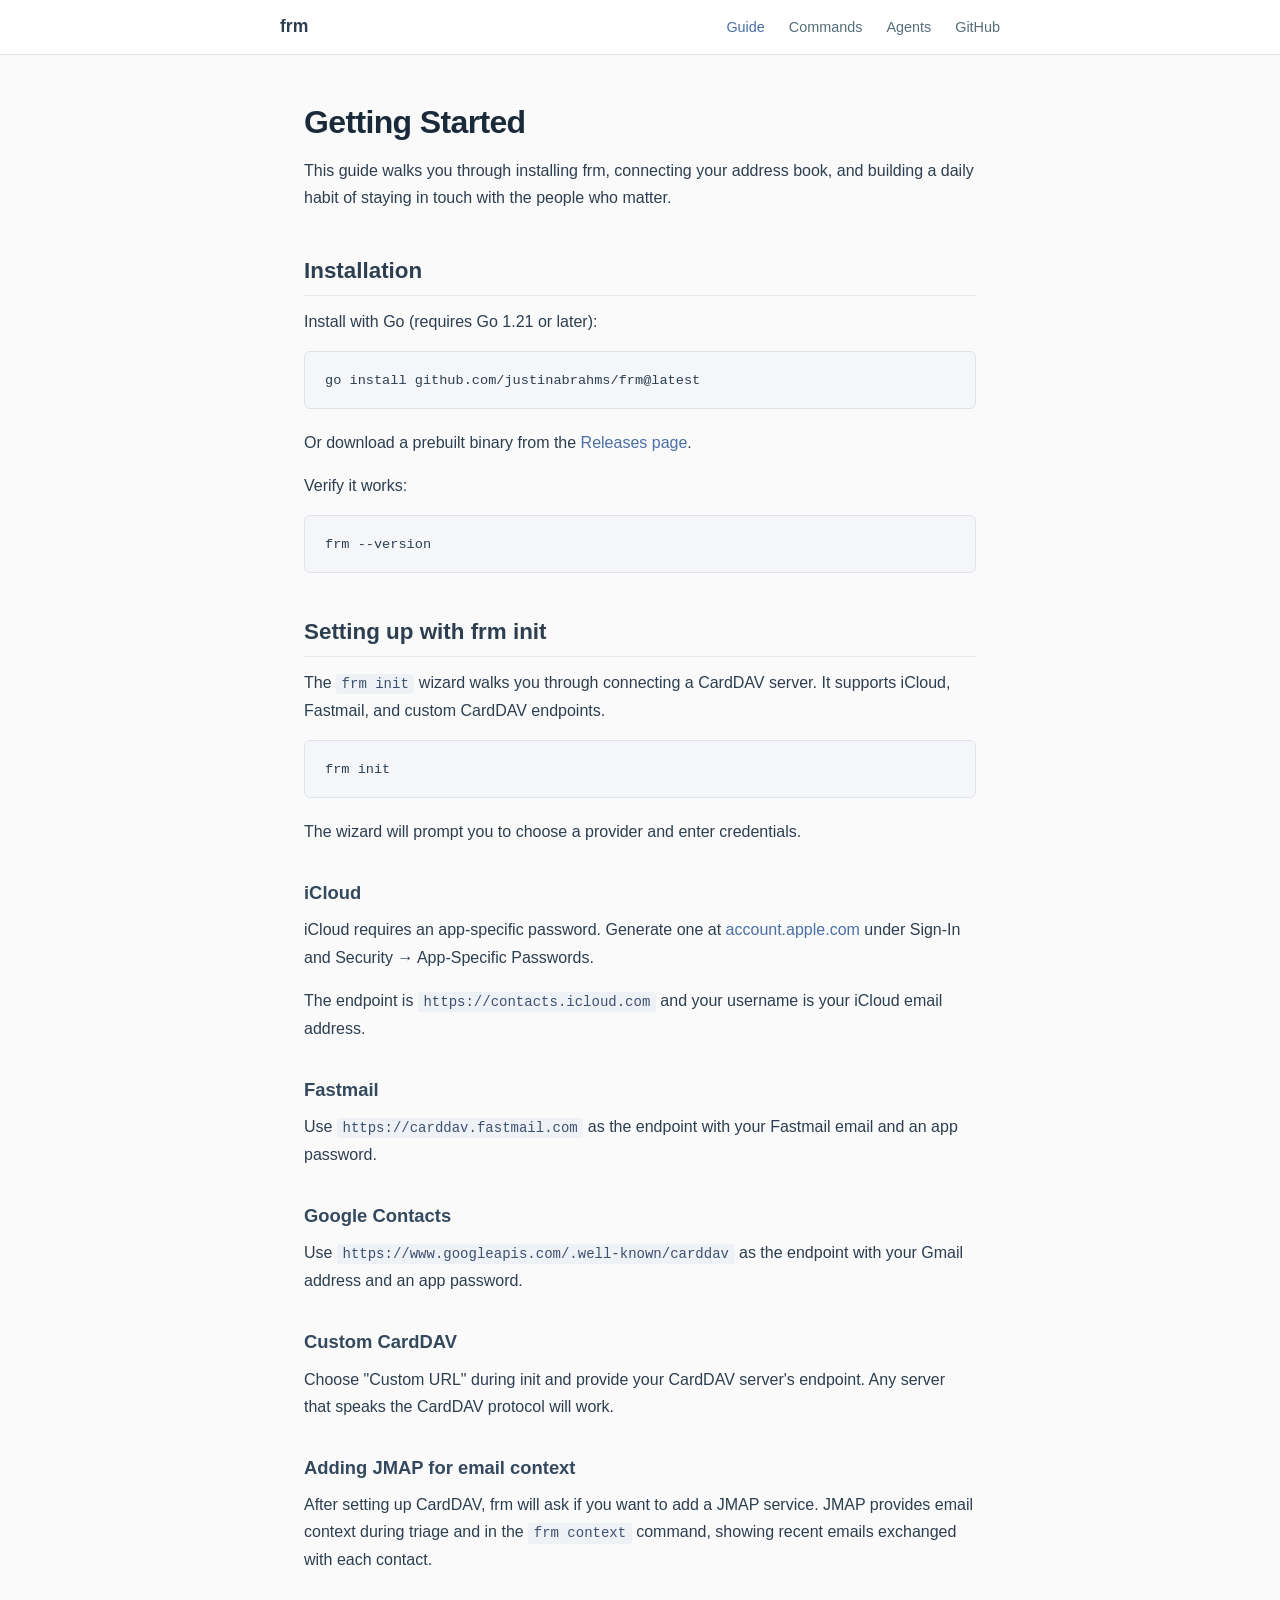
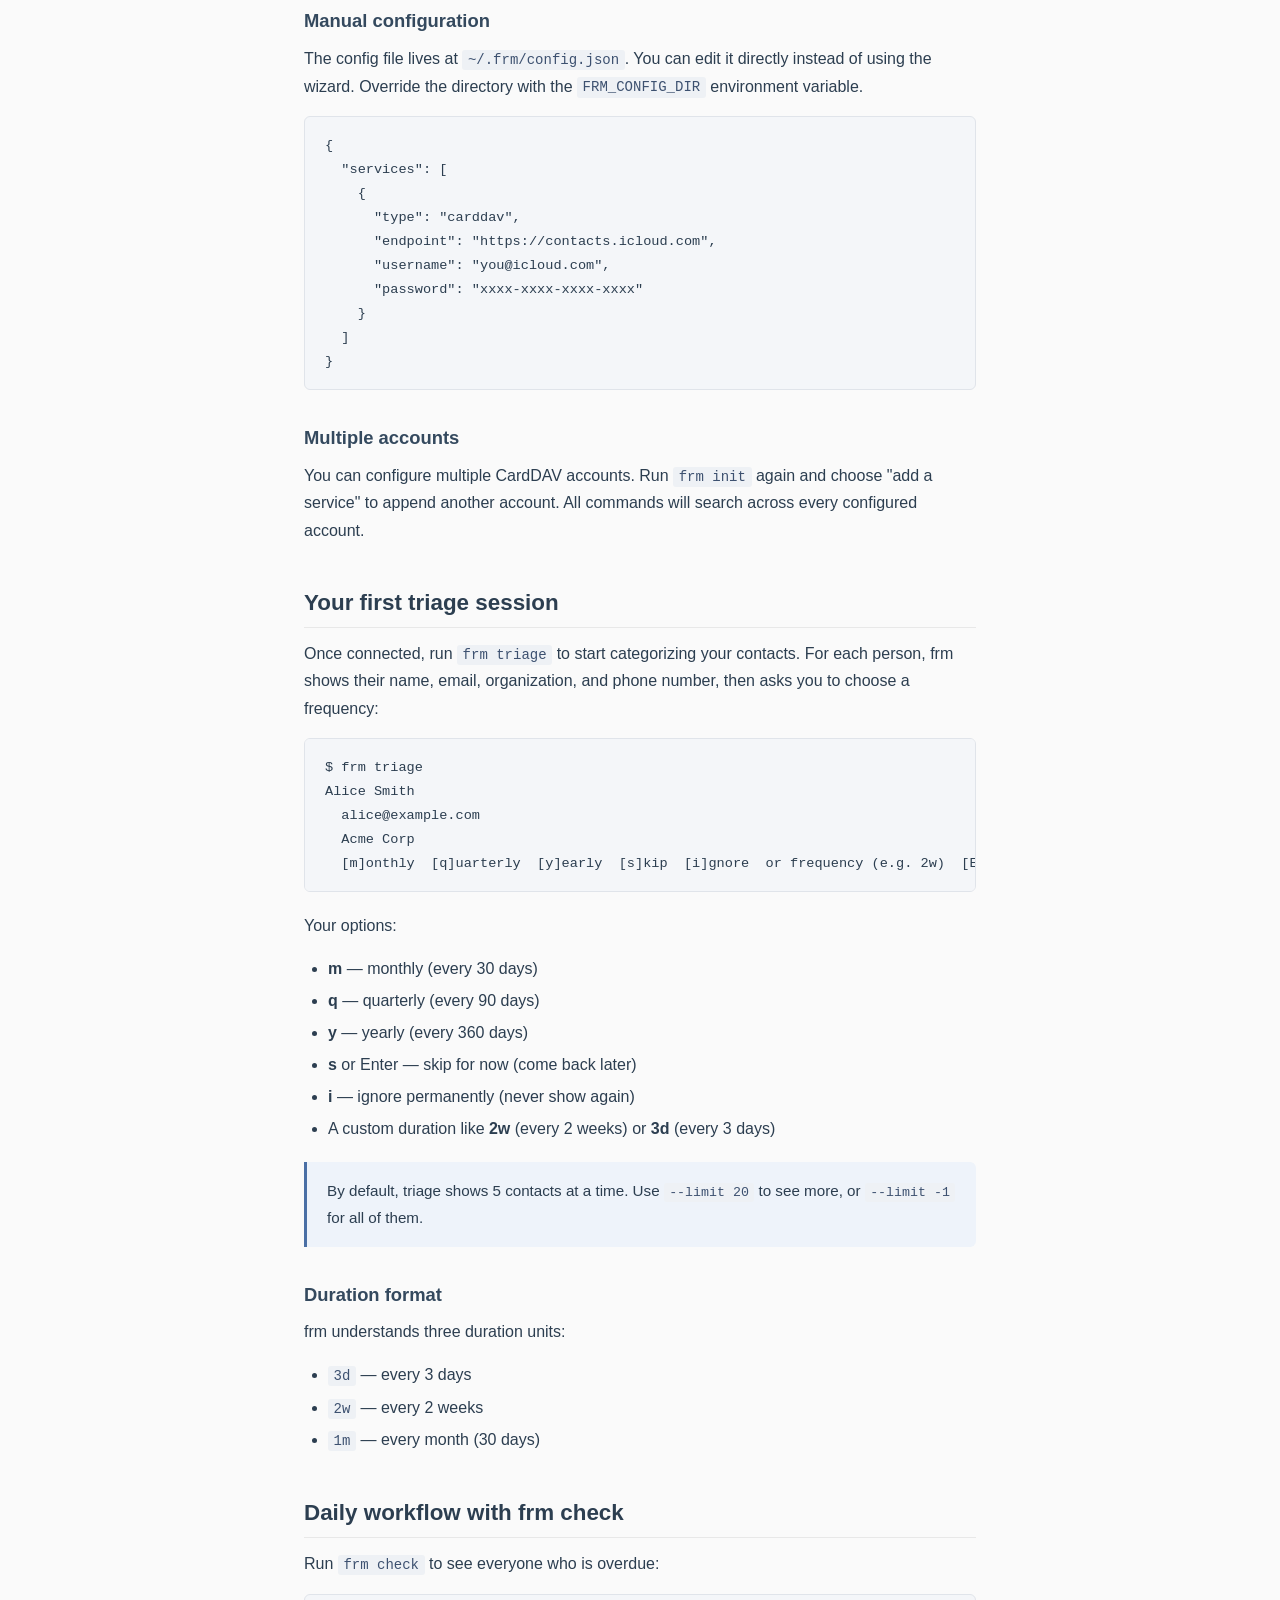
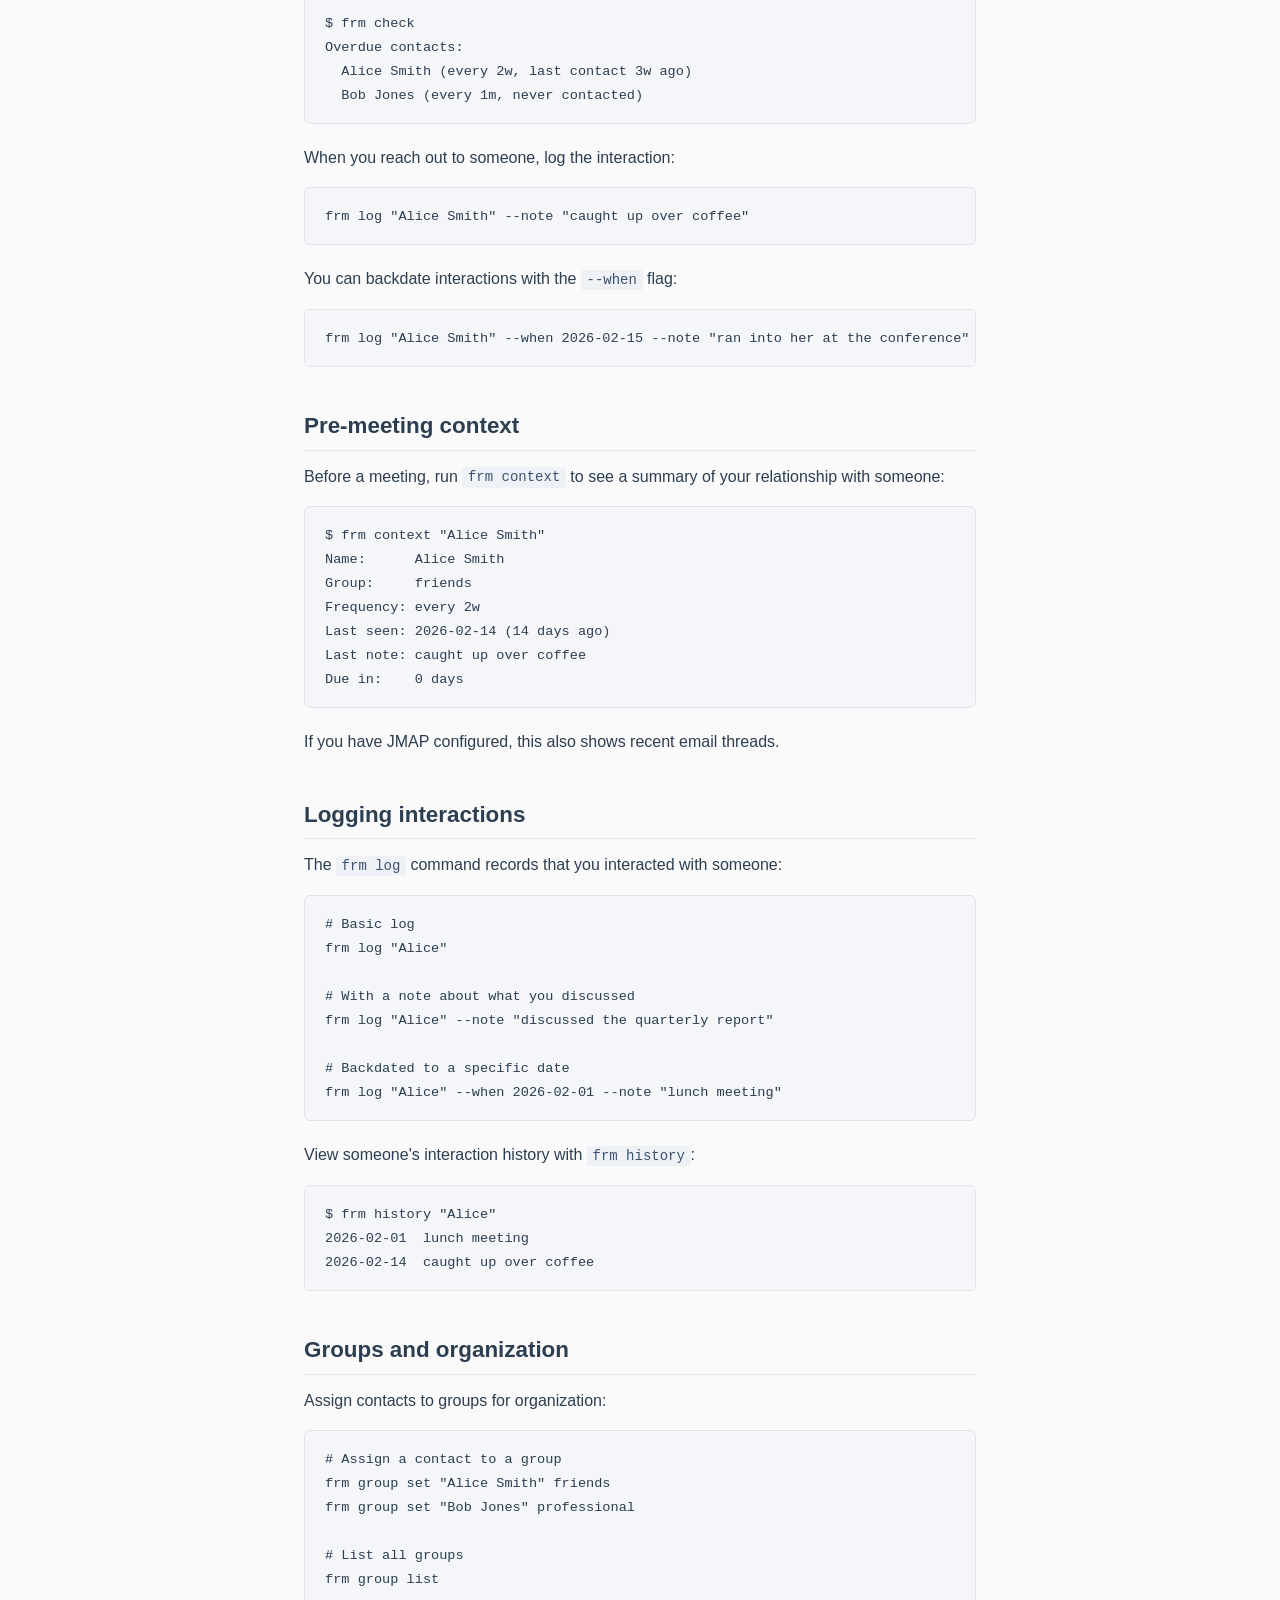
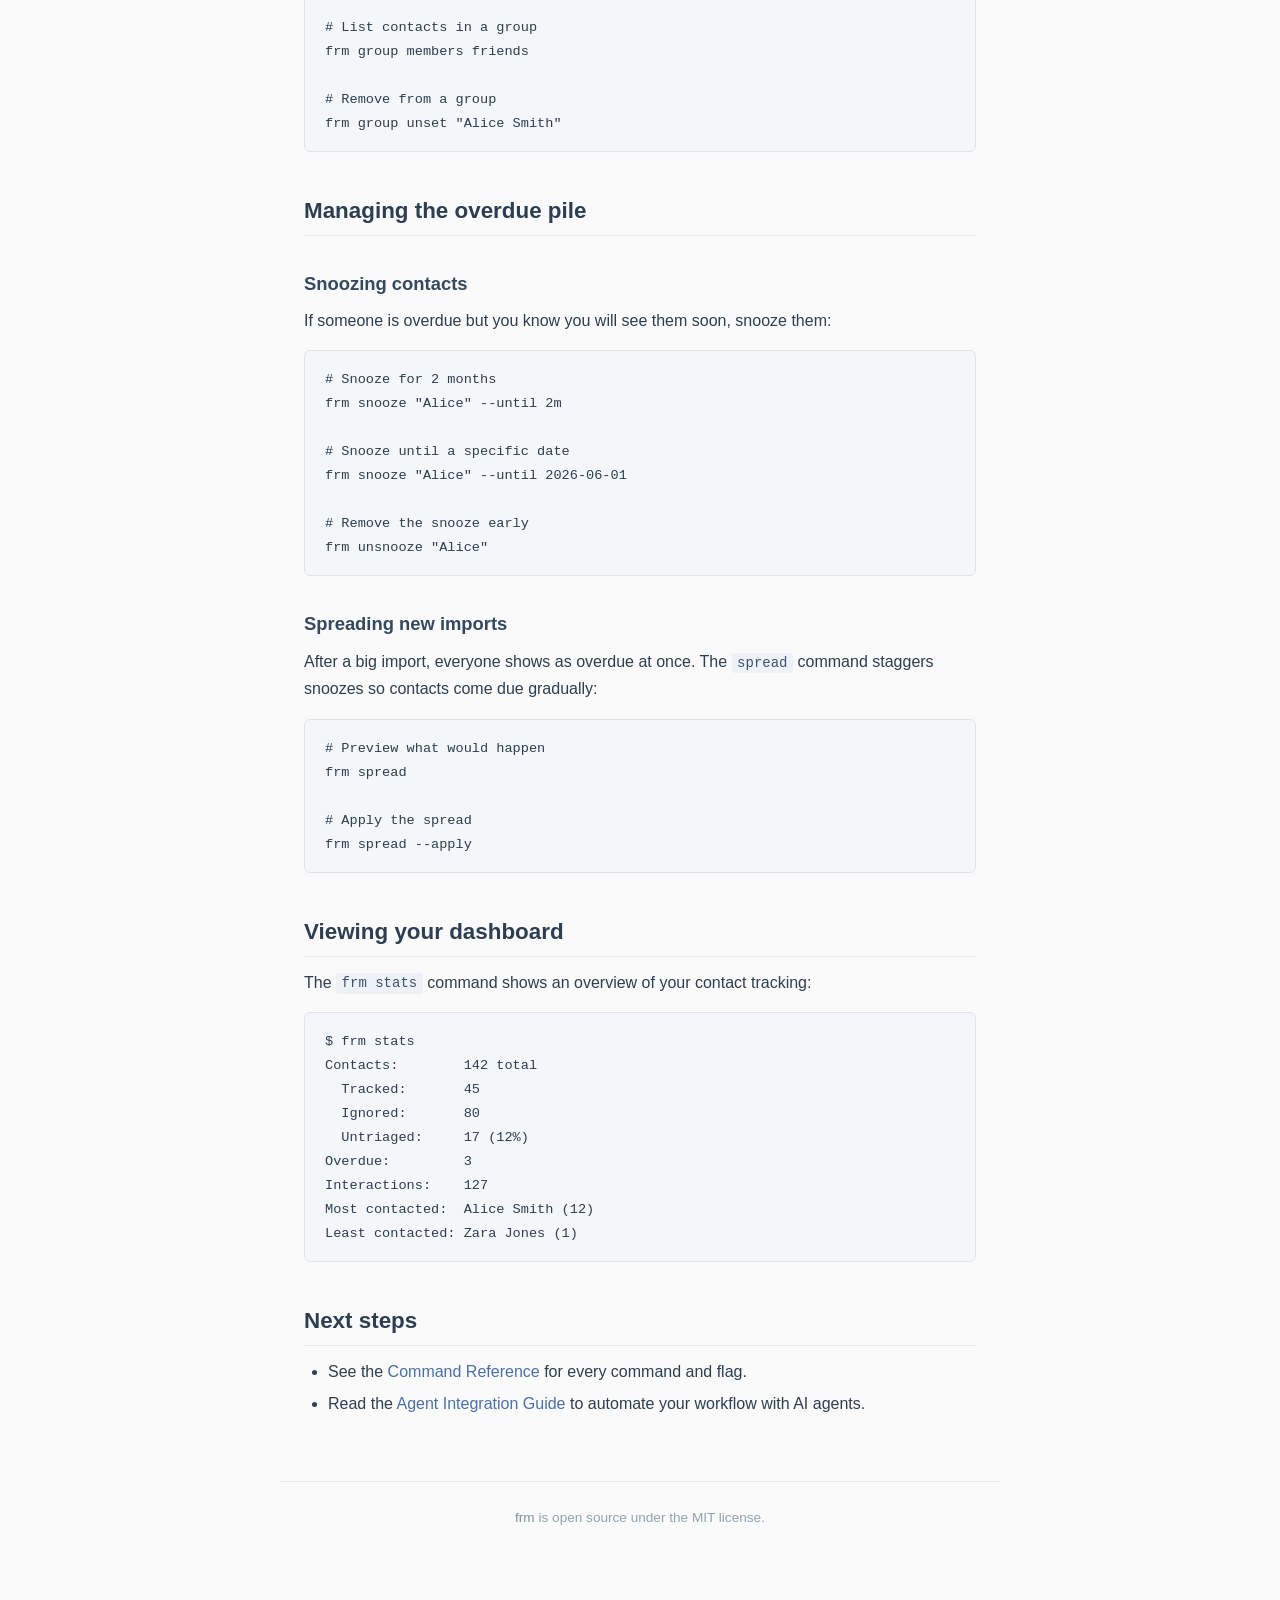
<file: docs/guide.html>
<!DOCTYPE html>
<html lang="en">
<head>
  <meta charset="utf-8">
  <meta name="viewport" content="width=device-width, initial-scale=1">
  <title>Getting Started -- frm</title>
  <meta name="description" content="How to install, configure, and use frm for relationship management.">
  <link rel="stylesheet" href="style.css">
</head>
<body>

<header class="site-header">
  <nav>
    <a href="./" class="site-name">frm</a>
    <a href="guide.html" aria-current="page">Guide</a>
    <a href="commands.html">Commands</a>
    <a href="agents.html">Agents</a>
    <a href="https://github.com/justinabrahms/frm">GitHub</a>
  </nav>
</header>

<main class="content">
  <h1>Getting Started</h1>
  <p>
    This guide walks you through installing frm, connecting your address book,
    and building a daily habit of staying in touch with the people who matter.
  </p>

  <h2>Installation</h2>

  <p>Install with Go (requires Go 1.21 or later):</p>
  <pre><code>go install github.com/justinabrahms/frm@latest</code></pre>

  <p>
    Or download a prebuilt binary from the
    <a href="https://github.com/justinabrahms/frm/releases">Releases page</a>.
  </p>

  <p>Verify it works:</p>
  <pre><code>frm --version</code></pre>

  <h2>Setting up with frm init</h2>

  <p>
    The <code>frm init</code> wizard walks you through connecting a CardDAV
    server. It supports iCloud, Fastmail, and custom CardDAV endpoints.
  </p>

  <pre><code>frm init</code></pre>

  <p>The wizard will prompt you to choose a provider and enter credentials.</p>

  <h3>iCloud</h3>
  <p>
    iCloud requires an app-specific password. Generate one at
    <a href="https://account.apple.com">account.apple.com</a> under
    Sign-In and Security &rarr; App-Specific Passwords.
  </p>
  <p>
    The endpoint is <code>https://contacts.icloud.com</code> and your username
    is your iCloud email address.
  </p>

  <h3>Fastmail</h3>
  <p>
    Use <code>https://carddav.fastmail.com</code> as the endpoint with your
    Fastmail email and an app password.
  </p>

  <h3>Google Contacts</h3>
  <p>
    Use <code>https://www.googleapis.com/.well-known/carddav</code> as the
    endpoint with your Gmail address and an app password.
  </p>

  <h3>Custom CardDAV</h3>
  <p>
    Choose "Custom URL" during init and provide your CardDAV server's endpoint.
    Any server that speaks the CardDAV protocol will work.
  </p>

  <h3>Adding JMAP for email context</h3>
  <p>
    After setting up CardDAV, frm will ask if you want to add a JMAP service.
    JMAP provides email context during triage and in the <code>frm context</code>
    command, showing recent emails exchanged with each contact.
  </p>

  <h3>Manual configuration</h3>
  <p>
    The config file lives at <code>~/.frm/config.json</code>. You can edit it
    directly instead of using the wizard. Override the directory with the
    <code>FRM_CONFIG_DIR</code> environment variable.
  </p>
  <pre><code>{
  "services": [
    {
      "type": "carddav",
      "endpoint": "https://contacts.icloud.com",
      "username": "you@icloud.com",
      "password": "xxxx-xxxx-xxxx-xxxx"
    }
  ]
}</code></pre>

  <h3>Multiple accounts</h3>
  <p>
    You can configure multiple CardDAV accounts. Run <code>frm init</code> again
    and choose "add a service" to append another account. All commands will
    search across every configured account.
  </p>

  <h2>Your first triage session</h2>

  <p>
    Once connected, run <code>frm triage</code> to start categorizing your
    contacts. For each person, frm shows their name, email, organization, and
    phone number, then asks you to choose a frequency:
  </p>

  <pre><code>$ frm triage
Alice Smith
  alice@example.com
  Acme Corp
  [m]onthly  [q]uarterly  [y]early  [s]kip  [i]gnore  or frequency (e.g. 2w)  [Enter=skip]></code></pre>

  <p>Your options:</p>
  <ul>
    <li><strong>m</strong> &mdash; monthly (every 30 days)</li>
    <li><strong>q</strong> &mdash; quarterly (every 90 days)</li>
    <li><strong>y</strong> &mdash; yearly (every 360 days)</li>
    <li><strong>s</strong> or Enter &mdash; skip for now (come back later)</li>
    <li><strong>i</strong> &mdash; ignore permanently (never show again)</li>
    <li>A custom duration like <strong>2w</strong> (every 2 weeks) or <strong>3d</strong> (every 3 days)</li>
  </ul>

  <div class="callout">
    <p>
      By default, triage shows 5 contacts at a time. Use <code>--limit 20</code>
      to see more, or <code>--limit -1</code> for all of them.
    </p>
  </div>

  <h3>Duration format</h3>
  <p>frm understands three duration units:</p>
  <ul>
    <li><code>3d</code> &mdash; every 3 days</li>
    <li><code>2w</code> &mdash; every 2 weeks</li>
    <li><code>1m</code> &mdash; every month (30 days)</li>
  </ul>

  <h2>Daily workflow with frm check</h2>

  <p>
    Run <code>frm check</code> to see everyone who is overdue:
  </p>

  <pre><code>$ frm check
Overdue contacts:
  Alice Smith (every 2w, last contact 3w ago)
  Bob Jones (every 1m, never contacted)</code></pre>

  <p>
    When you reach out to someone, log the interaction:
  </p>

  <pre><code>frm log "Alice Smith" --note "caught up over coffee"</code></pre>

  <p>
    You can backdate interactions with the <code>--when</code> flag:
  </p>

  <pre><code>frm log "Alice Smith" --when 2026-02-15 --note "ran into her at the conference"</code></pre>

  <h2>Pre-meeting context</h2>

  <p>
    Before a meeting, run <code>frm context</code> to see a summary of your
    relationship with someone:
  </p>

  <pre><code>$ frm context "Alice Smith"
Name:      Alice Smith
Group:     friends
Frequency: every 2w
Last seen: 2026-02-14 (14 days ago)
Last note: caught up over coffee
Due in:    0 days</code></pre>

  <p>
    If you have JMAP configured, this also shows recent email threads.
  </p>

  <h2>Logging interactions</h2>

  <p>The <code>frm log</code> command records that you interacted with someone:</p>

  <pre><code># Basic log
frm log "Alice"

# With a note about what you discussed
frm log "Alice" --note "discussed the quarterly report"

# Backdated to a specific date
frm log "Alice" --when 2026-02-01 --note "lunch meeting"</code></pre>

  <p>
    View someone's interaction history with <code>frm history</code>:
  </p>

  <pre><code>$ frm history "Alice"
2026-02-01  lunch meeting
2026-02-14  caught up over coffee</code></pre>

  <h2>Groups and organization</h2>

  <p>
    Assign contacts to groups for organization:
  </p>

  <pre><code># Assign a contact to a group
frm group set "Alice Smith" friends
frm group set "Bob Jones" professional

# List all groups
frm group list

# List contacts in a group
frm group members friends

# Remove from a group
frm group unset "Alice Smith"</code></pre>

  <h2>Managing the overdue pile</h2>

  <h3>Snoozing contacts</h3>

  <p>
    If someone is overdue but you know you will see them soon, snooze them:
  </p>

  <pre><code># Snooze for 2 months
frm snooze "Alice" --until 2m

# Snooze until a specific date
frm snooze "Alice" --until 2026-06-01

# Remove the snooze early
frm unsnooze "Alice"</code></pre>

  <h3>Spreading new imports</h3>

  <p>
    After a big import, everyone shows as overdue at once. The <code>spread</code>
    command staggers snoozes so contacts come due gradually:
  </p>

  <pre><code># Preview what would happen
frm spread

# Apply the spread
frm spread --apply</code></pre>

  <h2>Viewing your dashboard</h2>

  <p>
    The <code>frm stats</code> command shows an overview of your contact tracking:
  </p>

  <pre><code>$ frm stats
Contacts:        142 total
  Tracked:       45
  Ignored:       80
  Untriaged:     17 (12%)
Overdue:         3
Interactions:    127
Most contacted:  Alice Smith (12)
Least contacted: Zara Jones (1)</code></pre>

  <h2>Next steps</h2>
  <ul>
    <li>See the <a href="commands.html">Command Reference</a> for every command and flag.</li>
    <li>Read the <a href="agents.html">Agent Integration Guide</a> to automate your workflow with AI agents.</li>
  </ul>
</main>

<footer class="site-footer">
  <a href="https://github.com/justinabrahms/frm">frm</a> is open source under the MIT license.
</footer>

</body>
</html>
</file>
<file: docs/style.css>
/* ===================================================================
   frm documentation — shared stylesheet
   Clean, readable documentation with system fonts and muted colors.
   =================================================================== */

/* --- Reset & Base -------------------------------------------------- */

*,
*::before,
*::after {
  box-sizing: border-box;
  margin: 0;
  padding: 0;
}

html {
  font-size: 16px;
  -webkit-text-size-adjust: 100%;
}

body {
  font-family: -apple-system, BlinkMacSystemFont, "Segoe UI", Roboto,
    Helvetica, Arial, sans-serif, "Apple Color Emoji", "Segoe UI Emoji";
  line-height: 1.7;
  color: #2c3e50;
  background: #fafafa;
}

/* --- Layout -------------------------------------------------------- */

.site-header {
  background: #fff;
  border-bottom: 1px solid #e0e0e0;
  padding: 0.75rem 1.5rem;
  position: sticky;
  top: 0;
  z-index: 10;
}

.site-header nav {
  max-width: 720px;
  margin: 0 auto;
  display: flex;
  align-items: center;
  gap: 1.5rem;
  flex-wrap: wrap;
}

.site-header .site-name {
  font-weight: 700;
  font-size: 1.1rem;
  color: #2c3e50;
  text-decoration: none;
  margin-right: auto;
}

.site-header .site-name:hover {
  color: #4a6fa5;
}

.site-header nav a {
  color: #546e7a;
  text-decoration: none;
  font-size: 0.9rem;
  font-weight: 500;
  transition: color 0.15s ease;
}

.site-header nav a:hover,
.site-header nav a[aria-current="page"] {
  color: #4a6fa5;
}

.content {
  max-width: 720px;
  margin: 2.5rem auto;
  padding: 0 1.5rem;
}

/* --- Typography ---------------------------------------------------- */

h1 {
  font-size: 2rem;
  font-weight: 700;
  color: #1a2a3a;
  margin-bottom: 0.5rem;
  letter-spacing: -0.02em;
}

h2 {
  font-size: 1.4rem;
  font-weight: 600;
  color: #2c3e50;
  margin-top: 2.5rem;
  margin-bottom: 0.75rem;
  padding-bottom: 0.3rem;
  border-bottom: 1px solid #e8e8e8;
}

h3 {
  font-size: 1.15rem;
  font-weight: 600;
  color: #34495e;
  margin-top: 2rem;
  margin-bottom: 0.5rem;
}

h4 {
  font-size: 1rem;
  font-weight: 600;
  color: #546e7a;
  margin-top: 1.5rem;
  margin-bottom: 0.4rem;
}

p {
  margin-bottom: 1rem;
}

a {
  color: #4a6fa5;
  text-decoration: none;
}

a:hover {
  text-decoration: underline;
}

ul, ol {
  margin-bottom: 1rem;
  padding-left: 1.5rem;
}

li {
  margin-bottom: 0.3rem;
}

/* --- Code ---------------------------------------------------------- */

code {
  font-family: "SFMono-Regular", Consolas, "Liberation Mono", Menlo, monospace;
  font-size: 0.875em;
  background: #eef1f5;
  padding: 0.15em 0.4em;
  border-radius: 3px;
  color: #3d5170;
}

pre {
  background: #f4f6f9;
  border: 1px solid #e0e4ea;
  border-radius: 6px;
  padding: 1rem 1.25rem;
  overflow-x: auto;
  margin-bottom: 1.25rem;
  line-height: 1.5;
}

pre code {
  background: none;
  padding: 0;
  border-radius: 0;
  font-size: 0.85rem;
  color: #2c3e50;
}

/* --- Hero (landing page) ------------------------------------------- */

.hero {
  text-align: center;
  padding: 3rem 0 2rem;
}

.hero h1 {
  font-size: 2.5rem;
  margin-bottom: 0.25rem;
}

.hero .tagline {
  font-size: 1.2rem;
  color: #546e7a;
  margin-bottom: 1.5rem;
  font-weight: 400;
}

.hero .description {
  font-size: 1.05rem;
  color: #607d8b;
  max-width: 560px;
  margin: 0 auto 2rem;
}

/* --- Steps (getting started) --------------------------------------- */

.steps {
  display: grid;
  gap: 1.25rem;
  margin: 2rem 0;
}

.step {
  background: #fff;
  border: 1px solid #e0e4ea;
  border-radius: 8px;
  padding: 1.25rem 1.5rem;
}

.step .step-number {
  display: inline-block;
  background: #4a6fa5;
  color: #fff;
  width: 1.6rem;
  height: 1.6rem;
  line-height: 1.6rem;
  text-align: center;
  border-radius: 50%;
  font-size: 0.85rem;
  font-weight: 700;
  margin-right: 0.5rem;
  vertical-align: middle;
}

.step h3 {
  display: inline;
  vertical-align: middle;
  margin: 0;
  font-size: 1.05rem;
}

.step p {
  margin: 0.5rem 0 0;
  color: #607d8b;
}

/* --- Install block ------------------------------------------------- */

.install-block {
  background: #2c3e50;
  color: #e8eaed;
  border-radius: 8px;
  padding: 1rem 1.5rem;
  margin: 1.5rem 0;
  font-family: "SFMono-Regular", Consolas, "Liberation Mono", Menlo, monospace;
  font-size: 0.9rem;
}

.install-block code {
  background: none;
  color: inherit;
  padding: 0;
}

/* --- Page links (landing page) ------------------------------------- */

.page-links {
  display: grid;
  grid-template-columns: repeat(auto-fit, minmax(200px, 1fr));
  gap: 1rem;
  margin: 2rem 0;
}

.page-link {
  background: #fff;
  border: 1px solid #e0e4ea;
  border-radius: 8px;
  padding: 1.25rem;
  text-decoration: none;
  transition: border-color 0.15s ease, box-shadow 0.15s ease;
}

.page-link:hover {
  border-color: #4a6fa5;
  box-shadow: 0 2px 8px rgba(74, 111, 165, 0.1);
  text-decoration: none;
}

.page-link h3 {
  margin: 0 0 0.25rem;
  font-size: 1rem;
  color: #4a6fa5;
}

.page-link p {
  margin: 0;
  font-size: 0.9rem;
  color: #607d8b;
}

/* --- Command reference table-like layout --------------------------- */

.command-block {
  background: #fff;
  border: 1px solid #e0e4ea;
  border-radius: 8px;
  padding: 1.25rem 1.5rem;
  margin-bottom: 1.25rem;
}

.command-block h4 {
  margin-top: 0;
  margin-bottom: 0.25rem;
  color: #2c3e50;
  font-family: "SFMono-Regular", Consolas, "Liberation Mono", Menlo, monospace;
  font-size: 0.95rem;
}

.command-block .cmd-desc {
  color: #607d8b;
  margin-bottom: 0.75rem;
  font-size: 0.95rem;
}

.command-block .flags {
  margin: 0;
  padding-left: 0;
  list-style: none;
}

.command-block .flags li {
  font-size: 0.9rem;
  margin-bottom: 0.2rem;
  color: #546e7a;
}

.command-block .flags code {
  font-size: 0.8rem;
}

/* --- Callout boxes ------------------------------------------------- */

.callout {
  background: #eef3fa;
  border-left: 3px solid #4a6fa5;
  border-radius: 0 6px 6px 0;
  padding: 1rem 1.25rem;
  margin: 1.25rem 0;
  font-size: 0.95rem;
}

.callout p:last-child {
  margin-bottom: 0;
}

/* --- Footer -------------------------------------------------------- */

.site-footer {
  max-width: 720px;
  margin: 4rem auto 2rem;
  padding: 1.5rem;
  text-align: center;
  font-size: 0.85rem;
  color: #90a4ae;
  border-top: 1px solid #e8e8e8;
}

.site-footer a {
  color: #78909c;
}

/* --- Responsive ---------------------------------------------------- */

@media (max-width: 600px) {
  .hero h1 {
    font-size: 1.8rem;
  }

  .hero .tagline {
    font-size: 1.05rem;
  }

  h1 {
    font-size: 1.6rem;
  }

  h2 {
    font-size: 1.2rem;
  }

  .site-header nav {
    gap: 1rem;
  }

  .page-links {
    grid-template-columns: 1fr;
  }
}
</file>
